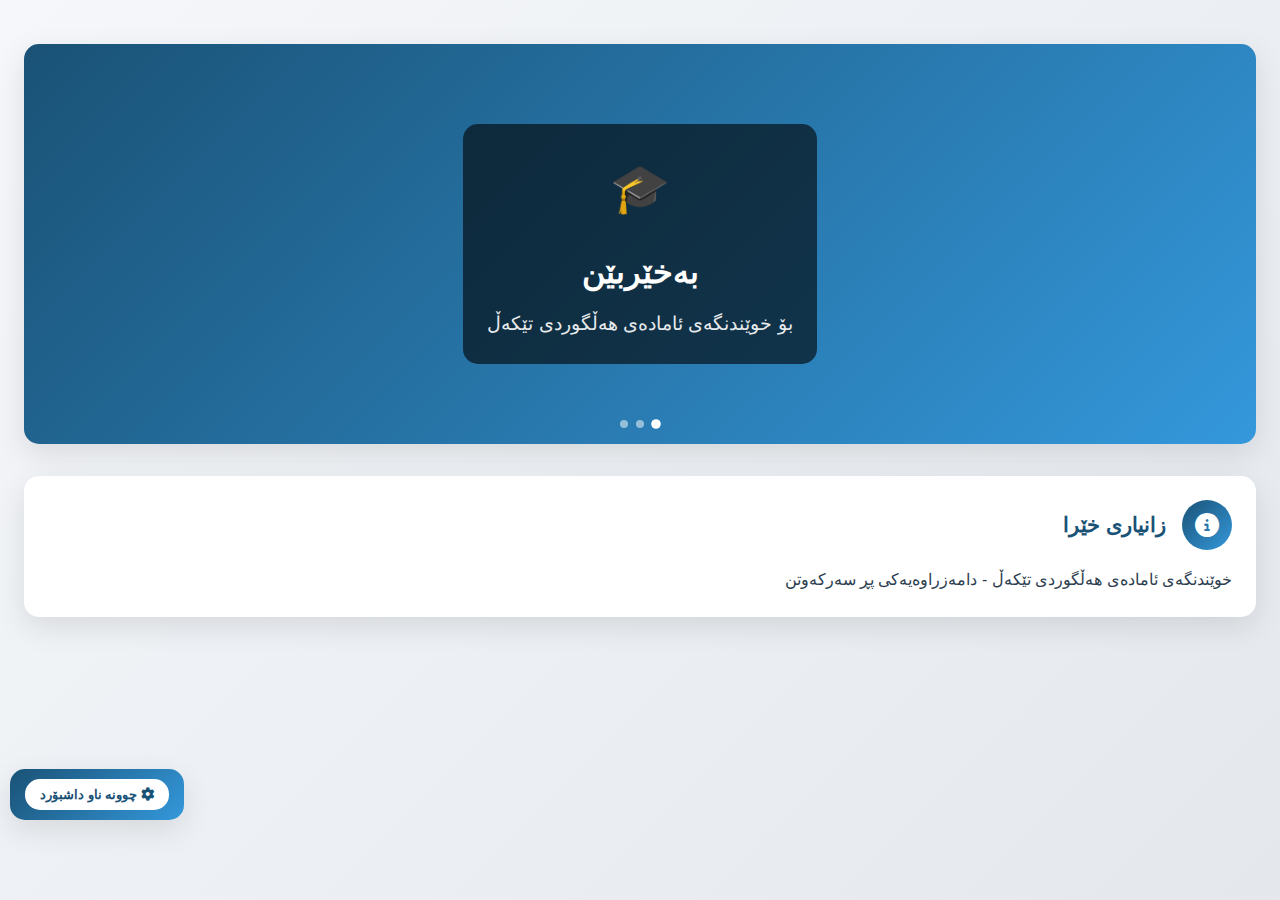
<file: index.html>
<!DOCTYPE html>
<html lang="ku" dir="rtl">
<head>
    <meta charset="UTF-8">
    <meta name="viewport" content="width=device-width, initial-scale=1.0">
    <title>خوێندنگەی ئامادەی هەڵگوردی تێکەڵ</title>
    <link rel="stylesheet" href="https://cdnjs.cloudflare.com/ajax/libs/font-awesome/6.4.0/css/all.min.css">
    <style>
        :root {
            --primary: #1a5276;
            --secondary: #3498db;
            --accent: #e74c3c;
            --gold: #f39c12;
            --light: #ecf0f1;
            --dark: #2c3e50;
            --gradient: linear-gradient(135deg, #1a5276 0%, #3498db 100%);
            --shadow: 0 10px 30px rgba(0,0,0,0.1);
            --radius: 15px;
        }

        * {
            margin: 0;
            padding: 0;
            box-sizing: border-box;
        }

        body {
            font-family: 'Segoe UI', Tahoma, Geneva, Verdana, sans-serif;
            line-height: 1.7;
            color: var(--dark);
            background: linear-gradient(135deg, #f5f7fa 0%, #e4e8ed 100%);
            min-height: 100vh;
            overflow-x: hidden;
        }

        /* Mobile Header */
        .mobile-header {
            background: var(--gradient);
            color: white;
            padding: 1rem;
            position: fixed;
            top: 0;
            width: 100%;
            z-index: 1000;
            box-shadow: 0 2px 20px rgba(0,0,0,0.2);
        }

        .header-content {
            display: flex;
            justify-content: space-between;
            align-items: center;
        }

        .logo {
            display: flex;
            align-items: center;
            gap: 0.8rem;
        }

        .logo-img {
            height: 50px;
            width: 50px;
            background: white;
            border-radius: 50%;
            display: flex;
            align-items: center;
            justify-content: center;
            font-size: 1.5rem;
            color: var(--primary);
            font-weight: bold;
            box-shadow: 0 4px 15px rgba(0,0,0,0.2);
        }

        .logo-text {
            font-size: 1.2rem;
            font-weight: 800;
            color: white;
        }

        .menu-toggle {
            background: none;
            border: none;
            color: white;
            font-size: 1.5rem;
            cursor: pointer;
        }

        /* Mobile Navigation */
        .mobile-nav {
            position: fixed;
            top: 0;
            right: -100%;
            width: 80%;
            height: 100vh;
            background: white;
            z-index: 1001;
            transition: right 0.3s ease;
            box-shadow: -5px 0 25px rgba(0,0,0,0.1);
            padding: 2rem 1rem;
        }

        .mobile-nav.active {
            right: 0;
        }

        .nav-header {
            display: flex;
            justify-content: space-between;
            align-items: center;
            margin-bottom: 2rem;
            padding-bottom: 1rem;
            border-bottom: 2px solid var(--light);
        }

        .close-menu {
            background: none;
            border: none;
            font-size: 1.5rem;
            color: var(--dark);
            cursor: pointer;
        }

        .nav-items {
            display: flex;
            flex-direction: column;
            gap: 0.5rem;
        }

        .nav-item {
            padding: 1rem;
            background: var(--light);
            border-radius: var(--radius);
            text-decoration: none;
            color: var(--dark);
            font-weight: 600;
            transition: all 0.3s ease;
            display: flex;
            align-items: center;
            gap: 0.8rem;
        }

        .nav-item.active {
            background: var(--gradient);
            color: white;
        }

        .nav-item:hover {
            transform: translateX(-5px);
            background: var(--gradient);
            color: white;
        }

        /* Main Content */
        .main-content {
            padding-top: 80px;
            min-height: 100vh;
            padding-bottom: 70px;
        }

        .section {
            display: none;
            padding: 1.5rem;
        }

        .section.active {
            display: block;
            animation: slideUp 0.5s ease-out;
        }

        @keyframes slideUp {
            from {
                opacity: 0;
                transform: translateY(30px);
            }
            to {
                opacity: 1;
                transform: translateY(0);
            }
        }

        /* Hero Slider */
        .hero-slider {
            position: relative;
            height: 300px;
            border-radius: var(--radius);
            overflow: hidden;
            margin-bottom: 2rem;
            box-shadow: var(--shadow);
        }

        .slides {
            display: flex;
            width: 300%;
            height: 100%;
            transition: transform 0.5s ease;
        }

        .slide {
            width: 33.333%;
            height: 100%;
            background: var(--gradient);
            display: flex;
            flex-direction: column;
            justify-content: center;
            align-items: center;
            text-align: center;
            padding: 2rem;
            color: white;
            position: relative;
        }

        .slide-image {
            position: absolute;
            top: 0;
            left: 0;
            width: 100%;
            height: 100%;
            object-fit: cover;
            z-index: 1;
        }

        .slide-content {
            position: relative;
            z-index: 2;
            background: rgba(0,0,0,0.6);
            padding: 1.5rem;
            border-radius: var(--radius);
        }

        .slide-icon {
            font-size: 3rem;
            margin-bottom: 1rem;
        }

        .slide-title {
            font-size: 1.5rem;
            font-weight: 800;
            margin-bottom: 0.5rem;
        }

        .slide-text {
            font-size: 1rem;
            opacity: 0.9;
        }

        .slider-dots {
            position: absolute;
            bottom: 1rem;
            left: 50%;
            transform: translateX(-50%);
            display: flex;
            gap: 0.5rem;
            z-index: 3;
        }

        .dot {
            width: 8px;
            height: 8px;
            border-radius: 50%;
            background: rgba(255,255,255,0.5);
            cursor: pointer;
            transition: all 0.3s ease;
        }

        .dot.active {
            background: white;
            transform: scale(1.2);
        }

        /* Cards */
        .card {
            background: white;
            border-radius: var(--radius);
            padding: 1.5rem;
            margin-bottom: 1rem;
            box-shadow: var(--shadow);
            transition: all 0.3s ease;
        }

        .card:hover {
            transform: translateY(-5px);
            box-shadow: 0 15px 35px rgba(0,0,0,0.15);
        }

        .card-header {
            display: flex;
            align-items: center;
            gap: 1rem;
            margin-bottom: 1rem;
        }

        .card-icon {
            width: 50px;
            height: 50px;
            background: var(--gradient);
            border-radius: 50%;
            display: flex;
            align-items: center;
            justify-content: center;
            color: white;
            font-size: 1.5rem;
        }

        .card-title {
            font-size: 1.3rem;
            color: var(--primary);
            font-weight: 800;
        }

        /* Staff Grid */
        .staff-grid {
            display: grid;
            grid-template-columns: repeat(auto-fit, minmax(150px, 1fr));
            gap: 1rem;
            margin-top: 1rem;
        }

        .staff-card {
            background: white;
            border-radius: var(--radius);
            padding: 1rem;
            text-align: center;
            box-shadow: var(--shadow);
            transition: all 0.3s ease;
        }

        .staff-card:hover {
            transform: translateY(-5px);
        }

        .staff-avatar {
            width: 80px;
            height: 80px;
            border-radius: 50%;
            background: var(--gradient);
            margin: 0 auto 1rem;
            display: flex;
            align-items: center;
            justify-content: center;
            color: white;
            font-size: 2rem;
            font-weight: bold;
            overflow: hidden;
        }

        .staff-avatar img {
            width: 100%;
            height: 100%;
            object-fit: cover;
        }

        .staff-name {
            font-size: 1rem;
            color: var(--primary);
            font-weight: 800;
            margin-bottom: 0.3rem;
        }

        .staff-role {
            font-size: 0.8rem;
            color: var(--secondary);
            font-weight: 600;
        }

        /* News Items */
        .news-list {
            display: flex;
            flex-direction: column;
            gap: 1rem;
        }

        .news-item {
            background: white;
            border-radius: var(--radius);
            overflow: hidden;
            box-shadow: var(--shadow);
        }

        .news-image {
            height: 120px;
            background: var(--gradient);
            position: relative;
            overflow: hidden;
        }

        .news-image img {
            width: 100%;
            height: 100%;
            object-fit: cover;
        }

        .news-content {
            padding: 1rem;
        }

        .news-title {
            font-size: 1rem;
            color: var(--primary);
            font-weight: 800;
            margin-bottom: 0.5rem;
            line-height: 1.3;
        }

        .news-date {
            color: #888;
            font-size: 0.8rem;
        }

        /* Admin Login */
        .admin-login {
            position: fixed;
            bottom: 80px;
            left: 10px;
            background: var(--gradient);
            color: white;
            padding: 10px 15px;
            border-radius: var(--radius);
            z-index: 1000;
            box-shadow: var(--shadow);
        }

        .admin-login-btn {
            background: white;
            color: var(--primary);
            border: none;
            padding: 8px 15px;
            border-radius: var(--radius);
            cursor: pointer;
            font-weight: 600;
            transition: all 0.3s ease;
        }

        .admin-login-btn:hover {
            transform: translateY(-2px);
            box-shadow: 0 5px 15px rgba(0,0,0,0.2);
        }

        /* Bottom Navigation */
        .bottom-nav {
            position: fixed;
            bottom: 0;
            left: 0;
            width: 100%;
            background: white;
            display: flex;
            justify-content: space-around;
            padding: 0.8rem 0;
            box-shadow: 0 -2px 20px rgba(0,0,0,0.1);
            z-index: 999;
        }

        .nav-tab {
            display: flex;
            flex-direction: column;
            align-items: center;
            text-decoration: none;
            color: #888;
            transition: all 0.3s ease;
            flex: 1;
        }

        .nav-tab.active {
            color: var(--primary);
        }

        .nav-icon {
            font-size: 1.3rem;
            margin-bottom: 0.3rem;
        }

        .nav-label {
            font-size: 0.7rem;
            font-weight: 600;
        }

        /* Responsive */
        @media (min-width: 768px) {
            .mobile-header {
                display: none;
            }
            
            .bottom-nav {
                display: none;
            }
            
            .main-content {
                padding-top: 20px;
                padding-bottom: 20px;
            }
            
            .hero-slider {
                height: 400px;
            }
            
            .slide-title {
                font-size: 2rem;
            }
            
            .slide-text {
                font-size: 1.2rem;
            }
        }
    </style>
</head>
<body>
    <!-- Admin Login -->
    <div class="admin-login">
        <button class="admin-login-btn" onclick="goToLogin()">
            <i class="fas fa-cog"></i> چوونە ناو داشبۆرد
        </button>
    </div>

    <!-- Mobile Header -->
    <header class="mobile-header">
        <div class="header-content">
            <div class="logo">
                <div class="logo-img">🏫</div>
                <div class="logo-text">خوێندنگەی ئامادەی هەڵگوردی تێکەڵ</div>
            </div>
            <button class="menu-toggle" id="menuToggle">
                <i class="fas fa-bars"></i>
            </button>
        </div>
    </header>

    <!-- Mobile Navigation -->
    <nav class="mobile-nav" id="mobileNav">
        <div class="nav-header">
            <h3>ناوەڕۆک</h3>
            <button class="close-menu" id="closeMenu">
                <i class="fas fa-times"></i>
            </button>
        </div>
        <div class="nav-items">
            <a href="#home" class="nav-item active" data-section="home">
                <i class="fas fa-home"></i>
                سەرەتا
            </a>
            <a href="#about" class="nav-item" data-section="about">
                <i class="fas fa-info-circle"></i>
                دەربارە
            </a>
            <a href="#staff" class="nav-item" data-section="staff">
                <i class="fas fa-users"></i>
                ستاف
            </a>
            <a href="#news" class="nav-item" data-section="news">
                <i class="fas fa-newspaper"></i>
                هەواڵ
            </a>
        </div>
    </nav>

    <!-- Main Content -->
    <main class="main-content">
        <!-- Home Section -->
        <section id="home" class="section active">
            <!-- Hero Slider -->
            <div class="hero-slider">
                <div class="slides" id="slides">
                    <div class="slide">
                        <div class="slide-image" id="slide1Image"></div>
                        <div class="slide-content">
                            <div class="slide-icon">🎓</div>
                            <h2 class="slide-title">بەخێربێن</h2>
                            <p class="slide-text">بۆ خوێندنگەی ئامادەی هەڵگوردی تێکەڵ</p>
                        </div>
                    </div>
                    <div class="slide">
                        <div class="slide-image" id="slide2Image"></div>
                        <div class="slide-content">
                            <div class="slide-icon">⭐</div>
                            <h2 class="slide-title">خوێندنی کوالیتی</h2>
                            <p class="slide-text">باشترین خوێندن بە شێوازێکی مۆدێرن</p>
                        </div>
                    </div>
                    <div class="slide">
                        <div class="slide-image" id="slide3Image"></div>
                        <div class="slide-content">
                            <div class="slide-icon">🚀</div>
                            <h2 class="slide-title">سەرکەوتن</h2>
                            <p class="slide-text">ئامادەکردنی خوێندکار بۆ ئایندە</p>
                        </div>
                    </div>
                </div>
                <div class="slider-dots">
                    <div class="dot active" data-slide="0"></div>
                    <div class="dot" data-slide="1"></div>
                    <div class="dot" data-slide="2"></div>
                </div>
            </div>

            <!-- Quick Info -->
            <div class="card">
                <div class="card-header">
                    <div class="card-icon">
                        <i class="fas fa-info-circle"></i>
                    </div>
                    <h3 class="card-title">زانیاری خێرا</h3>
                </div>
                <p>خوێندنگەی ئامادەی هەڵگوردی تێکەڵ - دامەزراوەیەکی پڕ سەرکەوتن</p>
            </div>
        </section>

        <!-- About Section -->
        <section id="about" class="section">
            <div class="card">
                <div class="card-header">
                    <div class="card-icon">
                        <i class="fas fa-info-circle"></i>
                    </div>
                    <h3 class="card-title">دەربارەی ئێمە</h3>
                </div>
                <p style="line-height: 1.8; margin-bottom: 1rem;">
                    خوێندنگەی ئامادەی هەڵگوردی تێکەڵ لە ساڵی ٢٠١٤ەوە دامەزراوە وەکو ناوەندێکی زانستی و ئەکادیمی حکومی کاردەکات.
                </p>
                <p style="line-height: 1.8;">
                    ئێمە ئەرکی پێگەیاندنی تاکێکی هۆشیارو بەرپرسیارە لەروی بەها و ڕەوشتی و کۆمەڵایەتیەکان.
                </p>
            </div>
        </section>

        <!-- Staff Section -->
        <section id="staff" class="section">
            <div class="card">
                <div class="card-header">
                    <div class="card-icon">
                        <i class="fas fa-users"></i>
                    </div>
                    <h3 class="card-title">ستافی پڕۆفێشنال</h3>
                </div>
                <div class="staff-grid" id="staffGrid">
                    <!-- Staff members will be loaded from localStorage -->
                </div>
            </div>
        </section>

        <!-- News Section -->
        <section id="news" class="section">
            <div class="card">
                <div class="card-header">
                    <div class="card-icon">
                        <i class="fas fa-newspaper"></i>
                    </div>
                    <h3 class="card-title">هەواڵ و ڕووداوەکان</h3>
                </div>
                <div class="news-list" id="newsList">
                    <!-- News items will be loaded from localStorage -->
                </div>
            </div>
        </section>
    </main>

    <!-- Bottom Navigation -->
    <nav class="bottom-nav">
        <a href="#home" class="nav-tab active" data-section="home">
            <i class="fas fa-home nav-icon"></i>
            <span class="nav-label">سەرەتا</span>
        </a>
        <a href="#about" class="nav-tab" data-section="about">
            <i class="fas fa-info-circle nav-icon"></i>
            <span class="nav-label">دەربارە</span>
        </a>
        <a href="#staff" class="nav-tab" data-section="staff">
            <i class="fas fa-users nav-icon"></i>
            <span class="nav-label">ستاف</span>
        </a>
        <a href="#news" class="nav-tab" data-section="news">
            <i class="fas fa-newspaper nav-icon"></i>
            <span class="nav-label">هەواڵ</span>
        </a>
    </nav>

    <script>
        function goToLogin() {
            window.location.href = 'login.html';
        }

        // Mobile Menu
        const menuToggle = document.getElementById('menuToggle');
        const mobileNav = document.getElementById('mobileNav');
        const closeMenu = document.getElementById('closeMenu');

        menuToggle.addEventListener('click', () => {
            mobileNav.classList.add('active');
        });

        closeMenu.addEventListener('click', () => {
            mobileNav.classList.remove('active');
        });

        // Navigation
        const navItems = document.querySelectorAll('.nav-item, .nav-tab, .bottom-nav .nav-tab');
        const sections = document.querySelectorAll('.section');

        function showSection(sectionId) {
            sections.forEach(section => {
                section.classList.remove('active');
            });
            
            navItems.forEach(item => {
                item.classList.remove('active');
            });
            
            const targetSection = document.getElementById(sectionId);
            if (targetSection) {
                targetSection.classList.add('active');
            }
            
            const activeItems = document.querySelectorAll(`[data-section="${sectionId}"]`);
            activeItems.forEach(item => {
                item.classList.add('active');
            });
            
            // Close mobile menu
            mobileNav.classList.remove('active');
        }

        navItems.forEach(item => {
            item.addEventListener('click', function(e) {
                e.preventDefault();
                const sectionId = this.getAttribute('data-section');
                showSection(sectionId);
            });
        });

        // Hero Slider
        let currentSlide = 0;
        const slides = document.getElementById('slides');
        const dots = document.querySelectorAll('.dot');
        const totalSlides = 3;

        function showSlide(index) {
            slides.style.transform = `translateX(-${index * 33.333}%)`;
            
            dots.forEach(dot => dot.classList.remove('active'));
            dots[index].classList.add('active');
            
            currentSlide = index;
        }

        dots.forEach((dot, index) => {
            dot.addEventListener('click', () => {
                showSlide(index);
            });
        });

        // Auto slide
        setInterval(() => {
            currentSlide = (currentSlide + 1) % totalSlides;
            showSlide(currentSlide);
        }, 5000);

        // Load data from localStorage
        function loadData() {
            // Load slider images
            for (let i = 1; i <= 3; i++) {
                const savedImage = localStorage.getItem(`slide${i}Image`);
                if (savedImage) {
                    const slideImage = document.getElementById(`slide${i}Image`);
                    const img = document.createElement('img');
                    img.src = savedImage;
                    img.style.width = '100%';
                    img.style.height = '100%';
                    img.style.objectFit = 'cover';
                    slideImage.appendChild(img);
                }
            }

            // Load staff
            const savedStaff = localStorage.getItem('staffMembers');
            if (savedStaff) {
                const staffGrid = document.getElementById('staffGrid');
                staffGrid.innerHTML = JSON.parse(savedStaff);
            } else {
                // Default staff
                staffGrid.innerHTML = `
                    <div class="staff-card">
                        <div class="staff-avatar">م</div>
                        <div class="staff-name">مەریوان مەغدێد</div>
                        <div class="staff-role">بەڕێوەبەر</div>
                    </div>
                    <div class="staff-card">
                        <div class="staff-avatar">ع</div>
                        <div class="staff-name">عەبدوڵڵا</div>
                        <div class="staff-role">یاریدەدار</div>
                    </div>
                     </div>
                    <div class="staff-card">
                        <div class="staff-avatar">H</div>
                        <div class="staff-name">Havrest Adam</div>
                        <div class="staff-role">Making The web</div>
                    </div>
                `;
            }

            // Load news
            const savedNews = localStorage.getItem('newsItems');
            if (savedNews) {
                const newsList = document.getElementById('newsList');
                newsList.innerHTML = JSON.parse(savedNews);
            } else {
                // Default news
                newsList.innerHTML = `
                    <div class="news-item">
                        <div class="news-image"></div>
                        <div class="news-content">
                            <h4 class="news-title">کۆنفرانسی زانستی ساڵانە</h4>
                            <div class="news-date">٢٠٢٤-٠١-١٥</div>
                        </div>
                    </div>
                `;
            }
        }

        // Initialize
        window.addEventListener('load', loadData);
    </script>
</body>
</html>
</file>
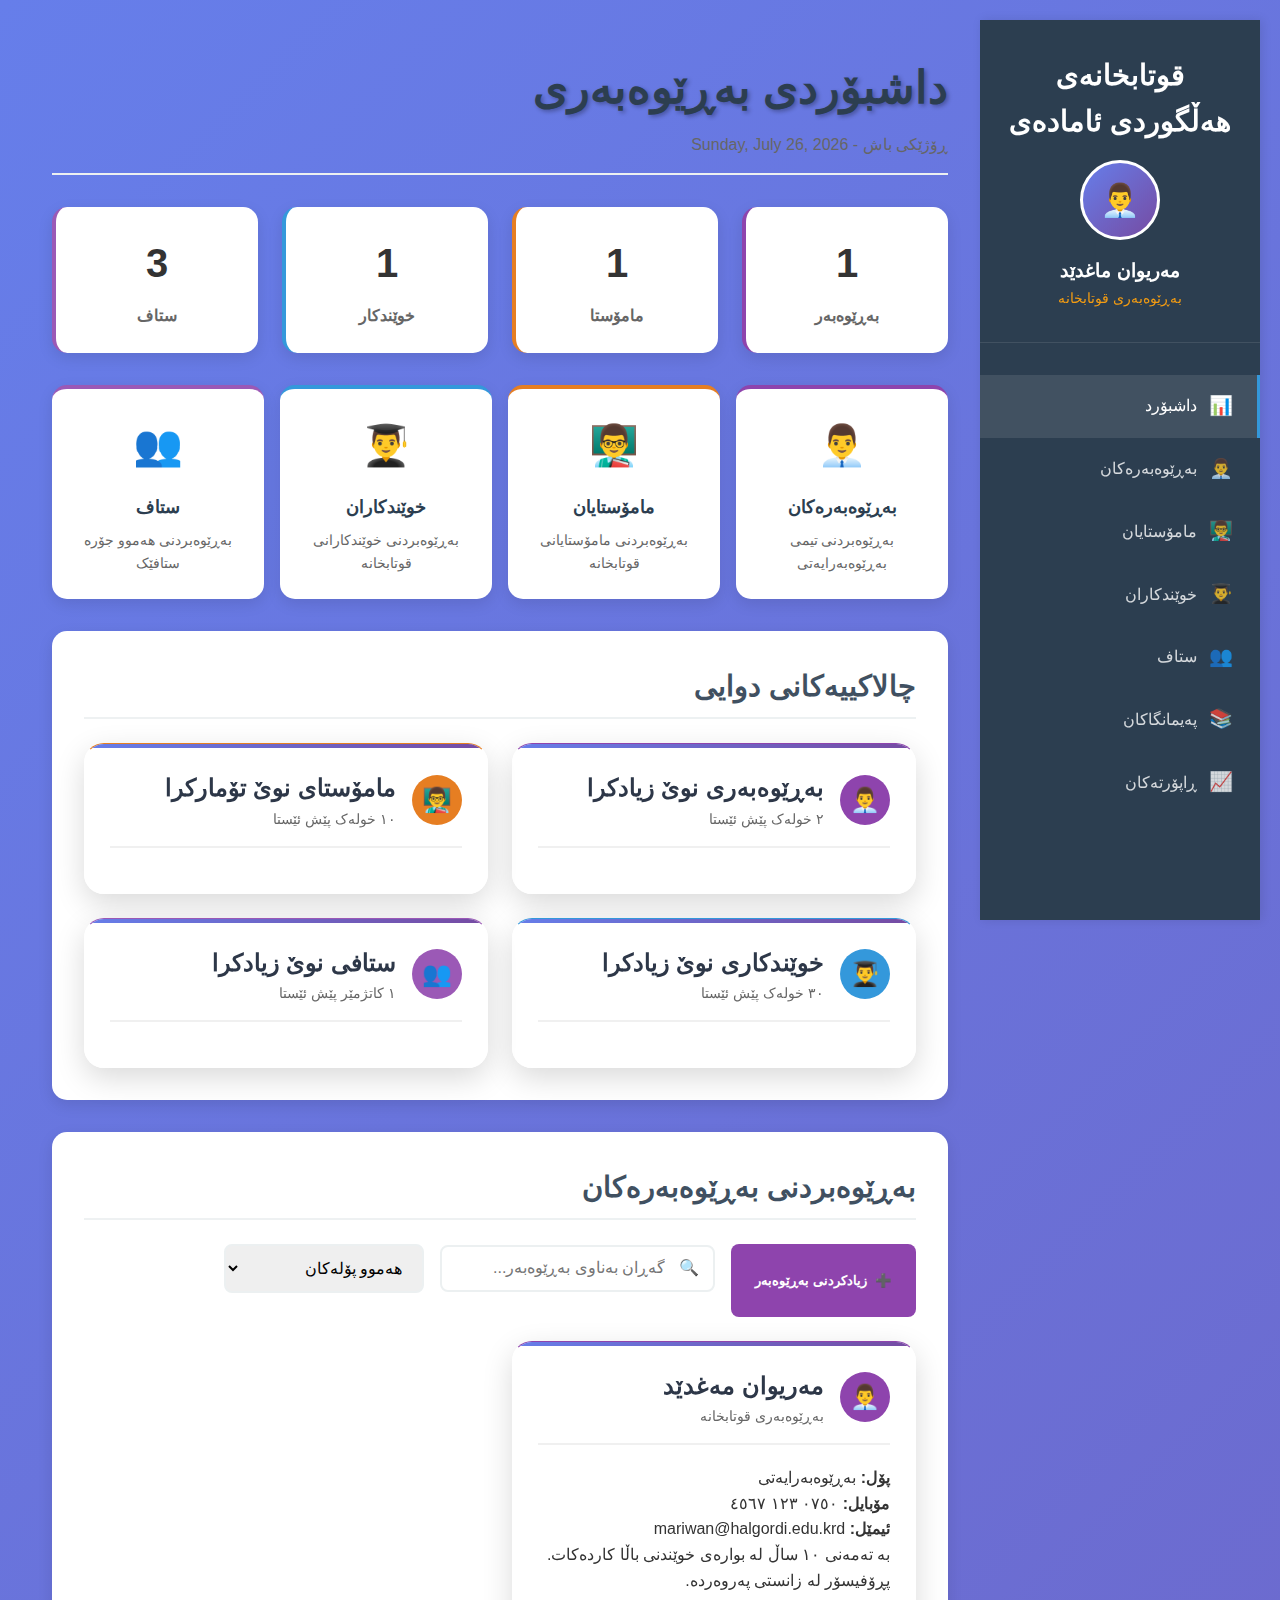
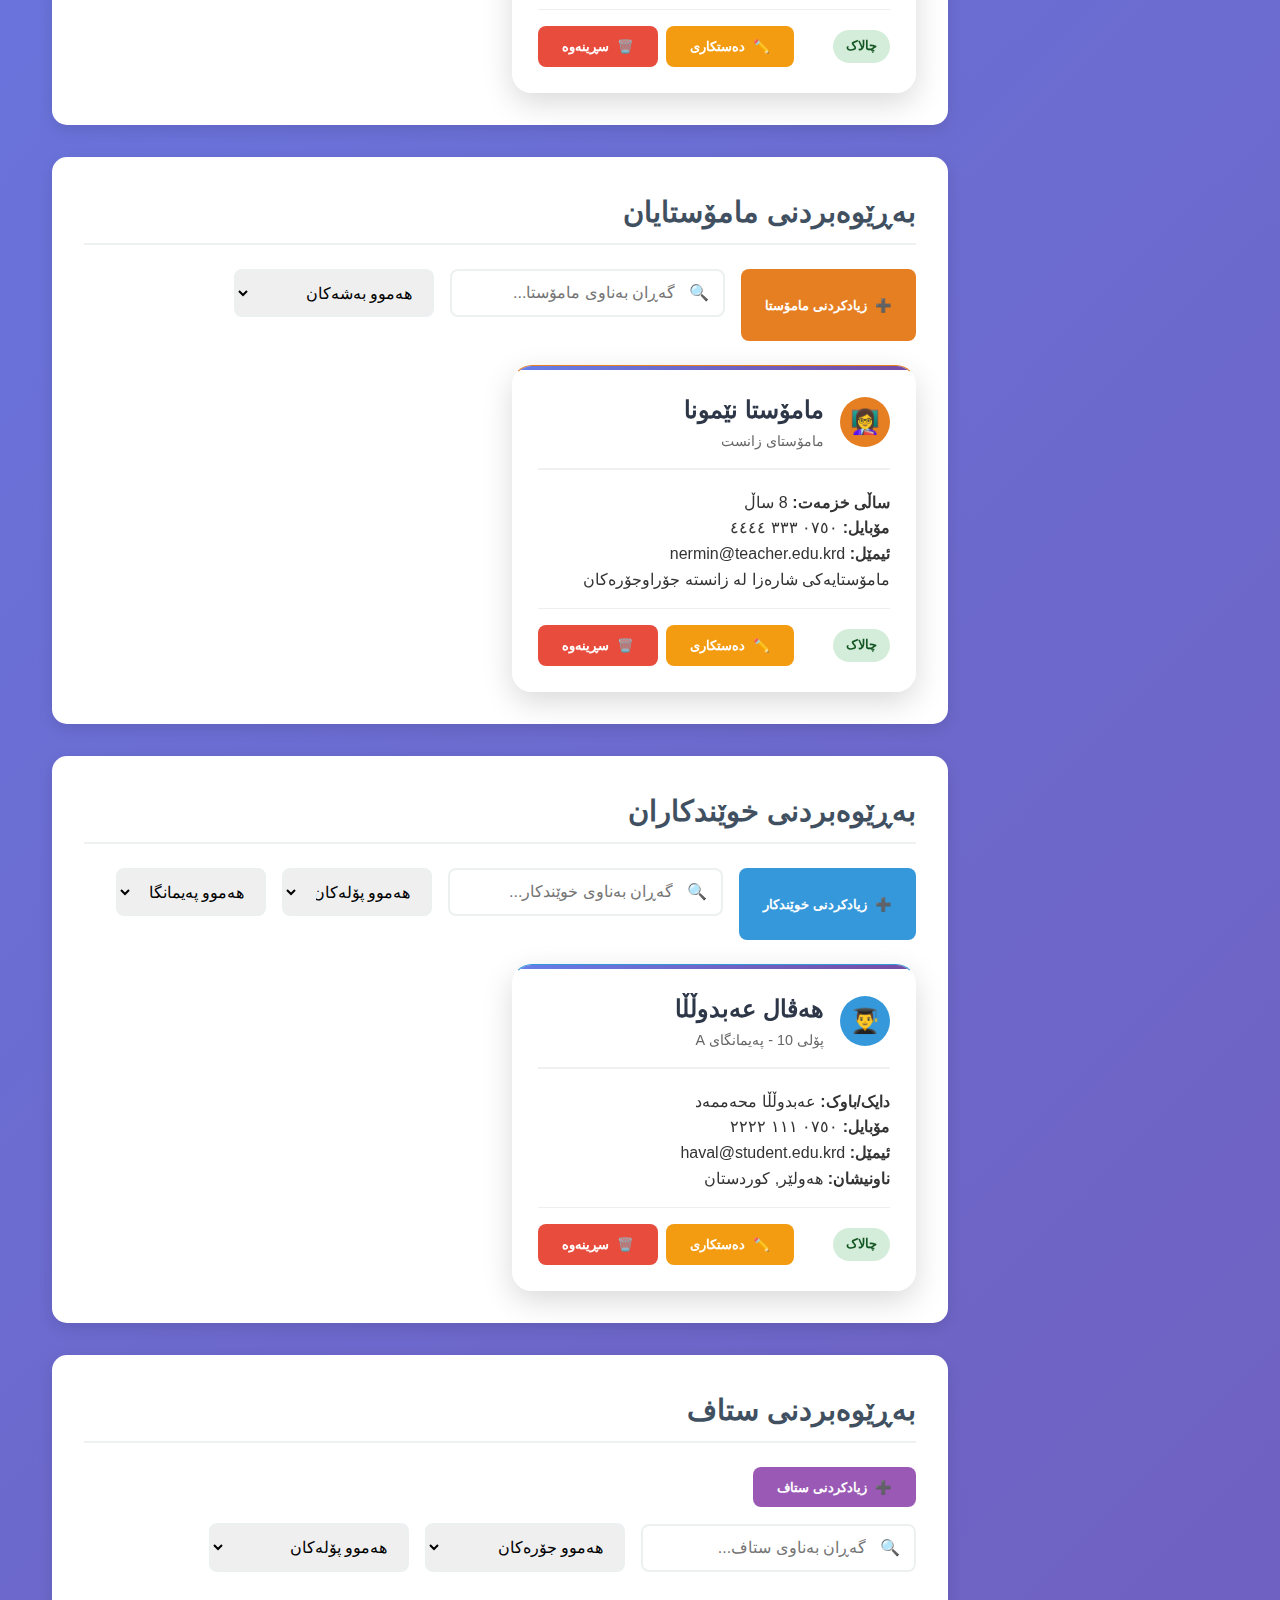
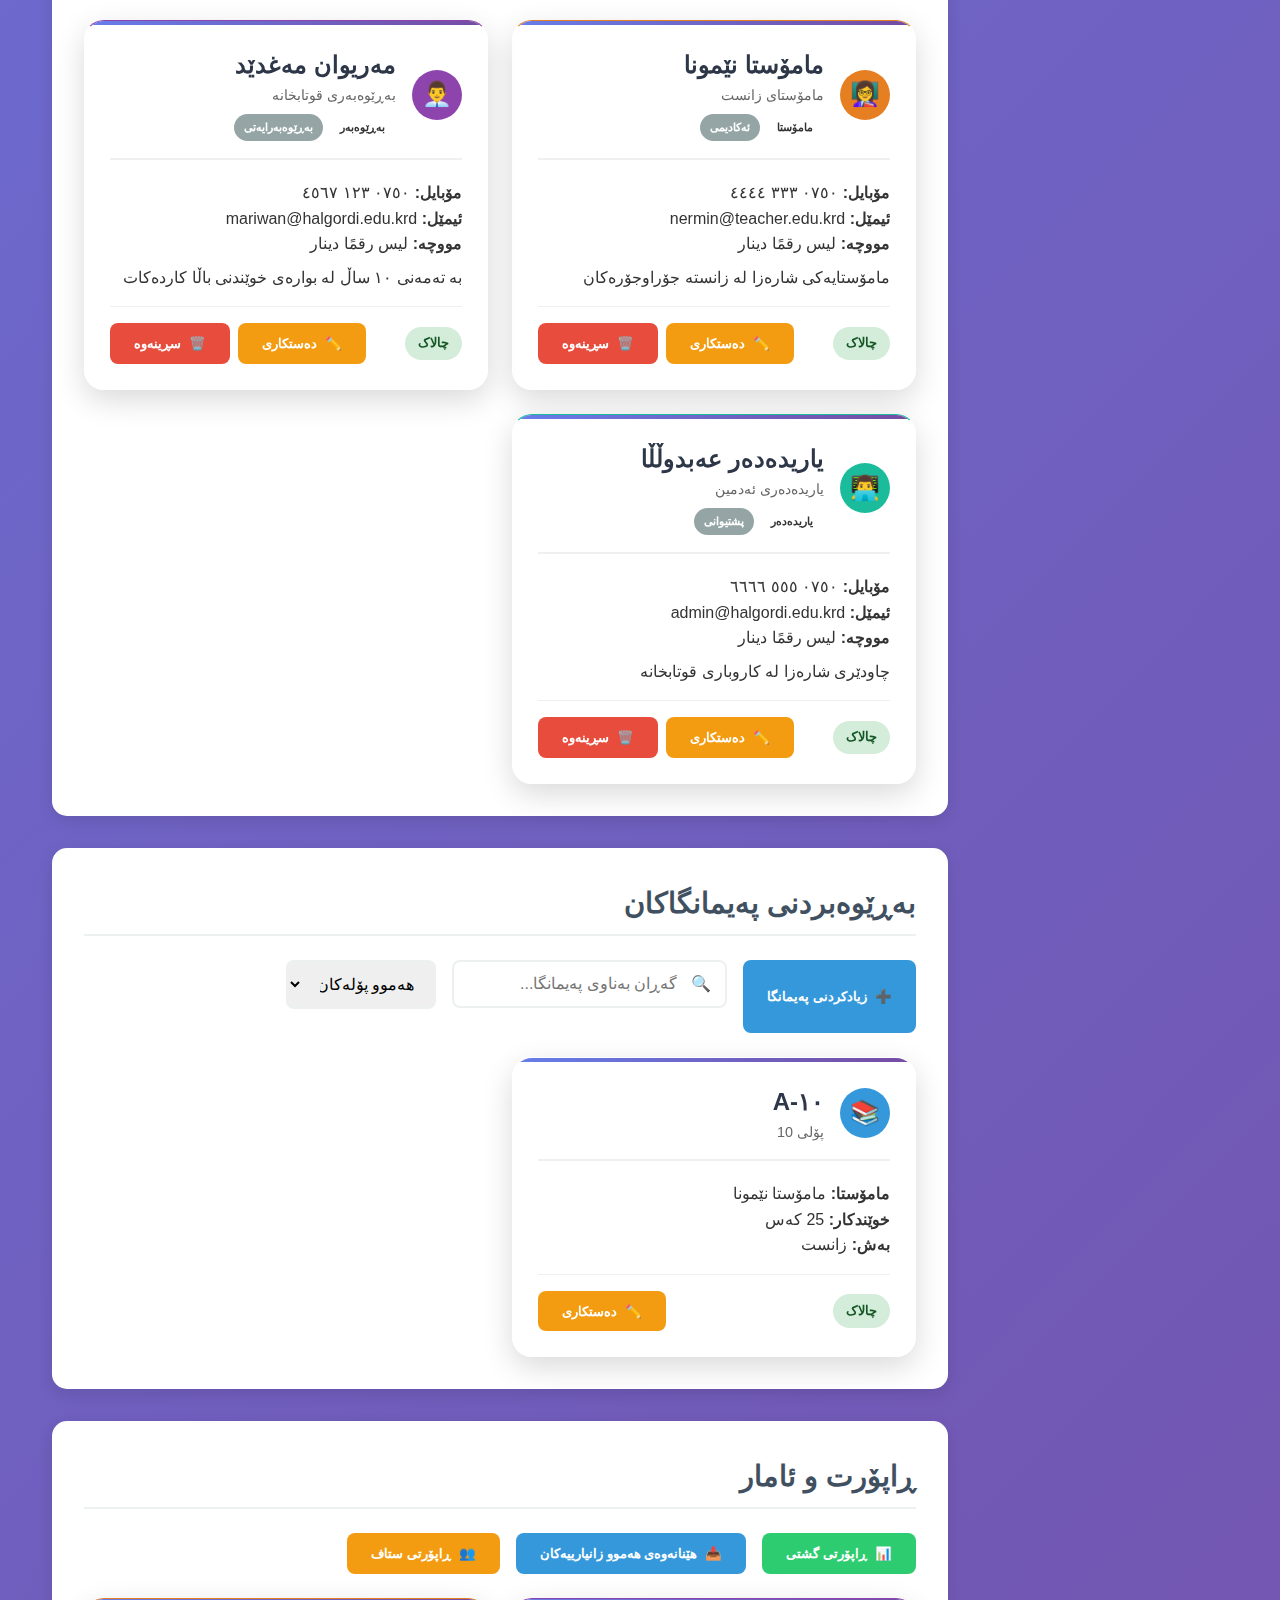
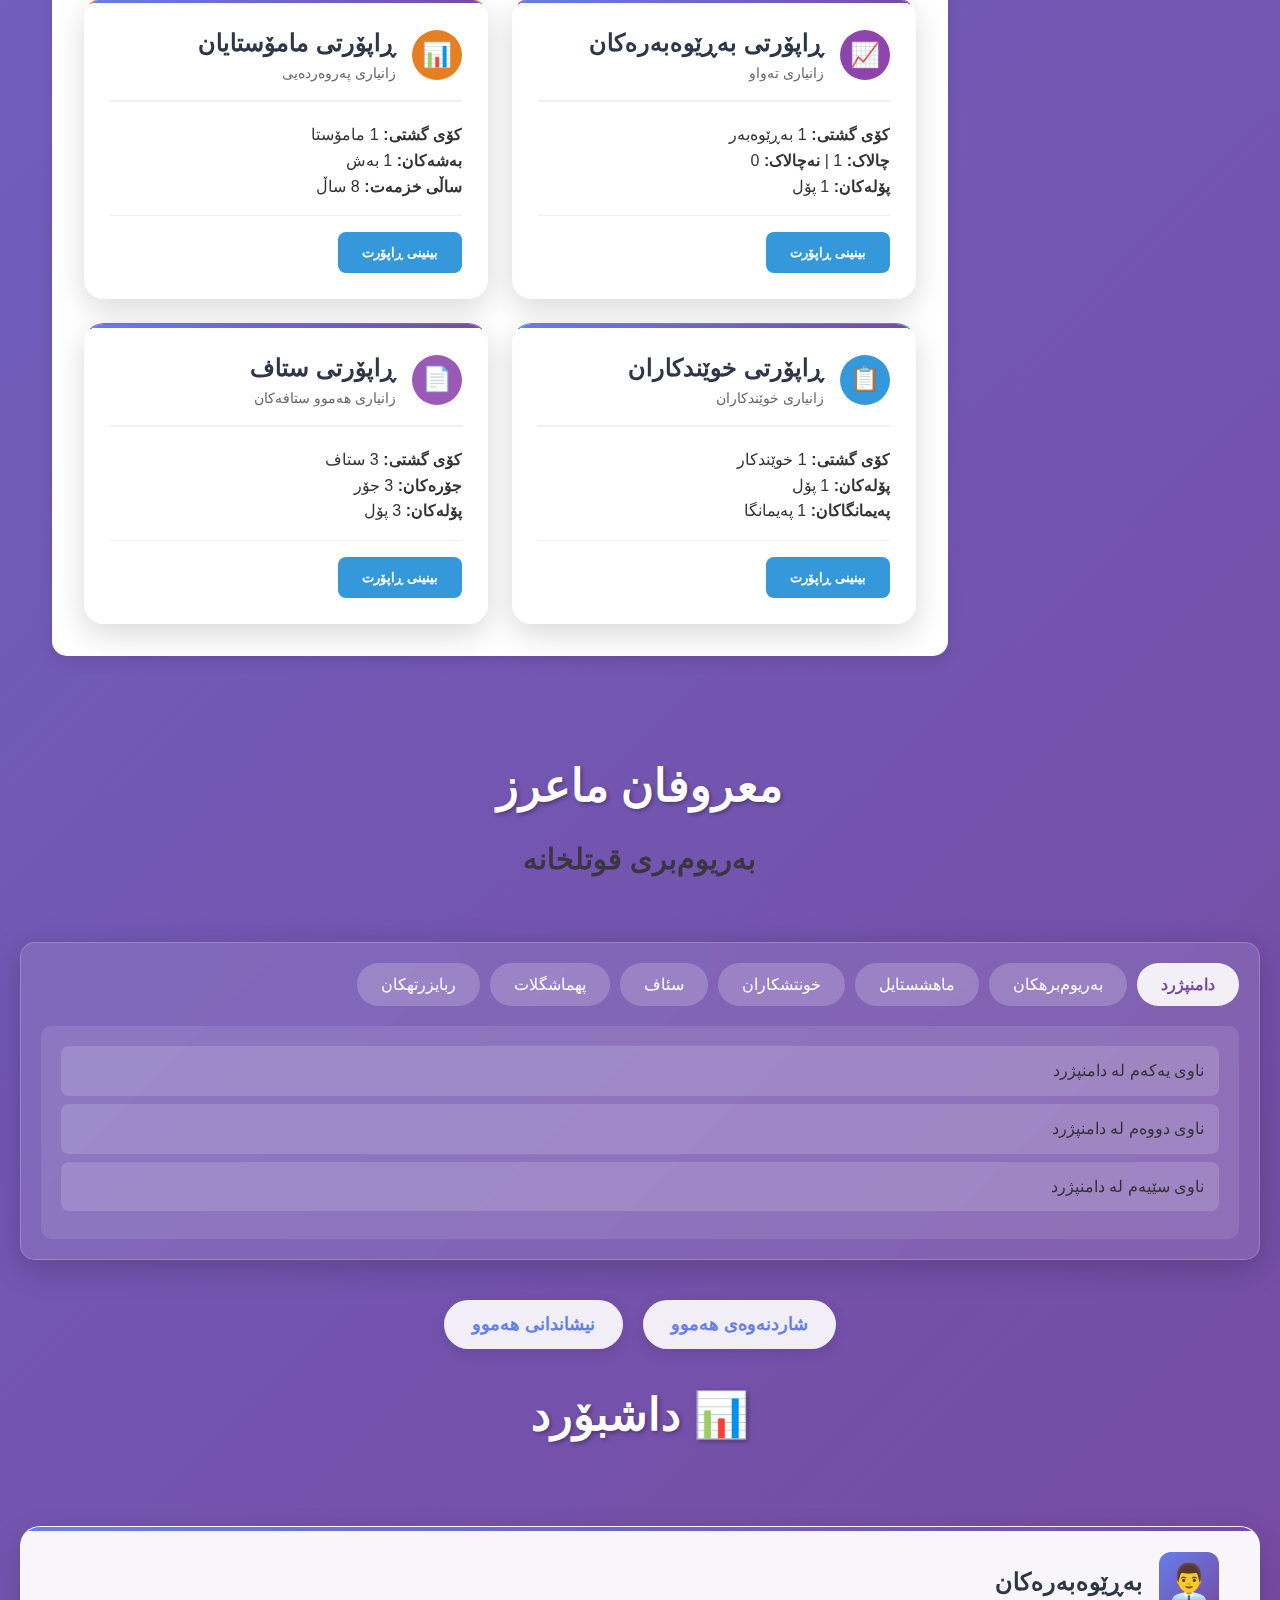
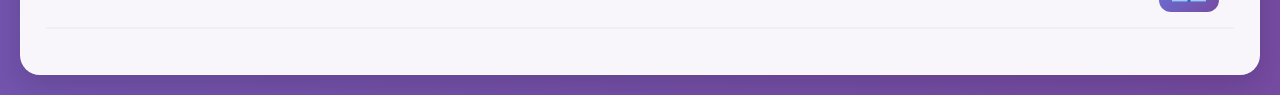
<file: Admin.html>
<!DOCTYPE html>
<html lang="ku" dir="rtl">
<head>
<meta charset="UTF-8">
<meta name="viewport" content="width=device-width, initial-scale=1.0">
<title>پانێڵی بەڕێوەبەری - خوێندنگەی  ئامادەی  هەڵگوردی  تێکەڵ</title>
<style>
:root {
  --primary: #2c3e50;
  --secondary: #3498db;
  --accent: #e74c3c;
  --gold: #f39c12;
  --light: #ecf0f1;
  --dark: #2c3e50;
  --gradient: linear-gradient(135deg, #667eea 0%, #764ba2 100%);
  --success: #2ecc71;
  --warning: #f39c12;
  --danger: #e74c3c;
  --admin: #8e44ad;
  --student: #3498db;
  --teacher: #e67e22;
  --staff: #9b59b6;
  --assistant: #1abc9c;
  --worker: #e74c3c;
}

* {
  margin: 0;
  padding: 0;
  box-sizing: border-box;
}

body {
  font-family: 'Segoe UI', Tahoma, Geneva, Verdana, sans-serif;
  line-height: 1.6;
  color: var(--dark);
  background: #f8f9fa;
  min-height: 100vh;
}

.admin-container {
  display: flex;
  min-height: 100vh;
}

/* Sidebar */
.sidebar {
  width: 280px;
  background: var(--primary);
  color: white;
  padding: 2rem 0;
  box-shadow: 2px 0 10px rgba(0,0,0,0.1);
  position: fixed;
  height: 100vh;
  overflow-y: auto;
}

.school-info {
  text-align: center;
  padding: 0 1.5rem 2rem;
  border-bottom: 1px solid rgba(255,255,255,0.1);
}

.school-logo {
  font-size: 1.8rem;
  font-weight: 800;
  margin-bottom: 1rem;
  color: white;
}

.admin-avatar {
  width: 80px;
  height: 80px;
  border-radius: 50%;
  margin: 0 auto 1rem;
  background: var(--gradient);
  display: flex;
  align-items: center;
  justify-content: center;
  font-size: 2rem;
  border: 3px solid white;
}

.admin-name {
  font-size: 1.2rem;
  font-weight: 600;
}

.admin-role {
  color: var(--gold);
  font-size: 0.9rem;
}

.sidebar-nav {
  padding: 2rem 0;
}

.nav-item {
  padding: 1rem 1.5rem;
  color: rgba(255,255,255,0.8);
  text-decoration: none;
  display: flex;
  align-items: center;
  gap: 1rem;
  transition: all 0.3s ease;
  border-right: 3px solid transparent;
  cursor: pointer;
}

.nav-item:hover, .nav-item.active {
  background: rgba(255,255,255,0.1);
  color: white;
  border-right-color: var(--secondary);
}

.nav-icon {
  font-size: 1.2rem;
  width: 20px;
}

/* Main Content */
.main-content {
  flex: 1;
  padding: 2rem;
  margin-right: 280px;
  overflow-y: auto;
}

.header {
  display: flex;
  justify-content: space-between;
  align-items: center;
  margin-bottom: 2rem;
  padding-bottom: 1rem;
  border-bottom: 2px solid var(--light);
}

.welcome-text h1 {
  color: var(--primary);
  margin-bottom: 0.5rem;
}

.welcome-text p {
  color: #666;
}

/* Stats Grid */
.stats-grid {
  display: grid;
  grid-template-columns: repeat(auto-fit, minmax(200px, 1fr));
  gap: 1.5rem;
  margin-bottom: 2rem;
}

.stat-card {
  background: white;
  padding: 1.5rem;
  border-radius: 15px;
  box-shadow: 0 5px 15px rgba(0,0,0,0.1);
  border-left: 4px solid var(--secondary);
  transition: transform 0.3s ease;
  text-align: center;
}

.stat-card:hover {
  transform: translateY(-5px);
}

.stat-card.admin { border-left-color: var(--admin); }
.stat-card.teacher { border-left-color: var(--teacher); }
.stat-card.student { border-left-color: var(--student); }
.stat-card.staff { border-left-color: var(--staff); }
.stat-card.assistant { border-left-color: var(--assistant); }
.stat-card.worker { border-left-color: var(--worker); }

.stat-number {
  font-size: 2.5rem;
  font-weight: 800;
  margin-bottom: 0.5rem;
}

.stat-label {
  color: #666;
  font-weight: 600;
}

/* Quick Actions */
.quick-actions {
  display: grid;
  grid-template-columns: repeat(auto-fit, minmax(200px, 1fr));
  gap: 1rem;
  margin-bottom: 2rem;
}

.quick-action-card {
  background: white;
  padding: 1.5rem;
  border-radius: 15px;
  text-align: center;
  box-shadow: 0 5px 15px rgba(0,0,0,0.1);
  transition: all 0.3s ease;
  cursor: pointer;
  border-top: 4px solid var(--secondary);
}

.quick-action-card:hover {
  transform: translateY(-5px);
  box-shadow: 0 10px 25px rgba(0,0,0,0.15);
}

.quick-action-card.admin { border-top-color: var(--admin); }
.quick-action-card.teacher { border-top-color: var(--teacher); }
.quick-action-card.student { border-top-color: var(--student); }
.quick-action-card.staff { border-top-color: var(--staff); }

.action-icon {
  font-size: 2.5rem;
  margin-bottom: 1rem;
}

.action-title {
  font-size: 1.1rem;
  font-weight: 600;
  color: var(--primary);
  margin-bottom: 0.5rem;
}

.action-description {
  color: #666;
  font-size: 0.9rem;
}

/* Management Sections */
.management-section {
  background: white;
  border-radius: 15px;
  padding: 2rem;
  box-shadow: 0 5px 15px rgba(0,0,0,0.1);
  margin-bottom: 2rem;
}

.section-title {
  font-size: 1.8rem;
  color: var(--primary);
  margin-bottom: 1.5rem;
  padding-bottom: 0.5rem;
  border-bottom: 2px solid var(--light);
}

.actions-bar {
  display: flex;
  gap: 1rem;
  margin-bottom: 1.5rem;
  flex-wrap: wrap;
}

.btn {
  padding: 0.8rem 1.5rem;
  border: none;
  border-radius: 8px;
  font-weight: 600;
  cursor: pointer;
  transition: all 0.3s ease;
  text-decoration: none;
  display: inline-flex;
  align-items: center;
  gap: 0.5rem;
}

.btn-primary {
  background: var(--secondary);
  color: white;
}

.btn-success {
  background: var(--success);
  color: white;
}

.btn-warning {
  background: var(--warning);
  color: white;
}

.btn-danger {
  background: var(--danger);
  color: white;
}

.btn-admin {
  background: var(--admin);
  color: white;
}

.btn-teacher {
  background: var(--teacher);
  color: white;
}

.btn-student {
  background: var(--student);
  color: white;
}

.btn-staff {
  background: var(--staff);
  color: white;
}

.btn-assistant {
  background: var(--assistant);
  color: white;
}

.btn-worker {
  background: var(--worker);
  color: white;
}

.btn:hover {
  transform: translateY(-2px);
  box-shadow: 0 5px 15px rgba(0,0,0,0.2);
}

/* Cards Grid */
.cards-grid {
  display: grid;
  grid-template-columns: repeat(auto-fill, minmax(300px, 1fr));
  gap: 1.5rem;
  margin-top: 1rem;
}

.card {
  background: white;
  border-radius: 15px;
  padding: 1.5rem;
  box-shadow: 0 5px 15px rgba(0,0,0,0.1);
  border-top: 4px solid var(--secondary);
  transition: all 0.3s ease;
  position: relative;
  overflow: hidden;
}

.card::before {
  content: '';
  position: absolute;
  top: 0;
  left: 0;
  right: 0;
  height: 4px;
  background: var(--gradient);
}

.card:hover {
  transform: translateY(-5px);
  box-shadow: 0 10px 25px rgba(0,0,0,0.15);
}

.card.admin { border-top-color: var(--admin); }
.card.teacher { border-top-color: var(--teacher); }
.card.student { border-top-color: var(--student); }
.card.staff { border-top-color: var(--staff); }
.card.assistant { border-top-color: var(--assistant); }
.card.worker { border-top-color: var(--worker); }

.card-header {
  display: flex;
  align-items: center;
  gap: 1rem;
  margin-bottom: 1rem;
}

.card-avatar {
  width: 50px;
  height: 50px;
  border-radius: 50%;
  display: flex;
  align-items: center;
  justify-content: center;
  font-size: 1.5rem;
  color: white;
}

.card-avatar.admin { background: var(--admin); }
.card-avatar.teacher { background: var(--teacher); }
.card-avatar.student { background: var(--student); }
.card-avatar.staff { background: var(--staff); }
.card-avatar.assistant { background: var(--assistant); }
.card-avatar.worker { background: var(--worker); }

.card-title {
  font-size: 1.2rem;
  font-weight: 700;
  color: var(--primary);
  margin: 0;
}

.card-subtitle {
  color: #666;
  font-size: 0.9rem;
}

.card-content {
  margin-bottom: 1rem;
}

.card-meta {
  display: flex;
  justify-content: space-between;
  align-items: center;
  margin-top: 1rem;
  padding-top: 1rem;
  border-top: 1px solid var(--light);
}

.card-actions {
  display: flex;
  gap: 0.5rem;
}

/* Forms */
.form-group {
  margin-bottom: 1.5rem;
}

.form-group label {
  display: block;
  margin-bottom: 0.5rem;
  font-weight: 600;
  color: var(--primary);
}

.form-control {
  width: 100%;
  padding: 0.8rem 1rem;
  border: 2px solid var(--light);
  border-radius: 8px;
  font-size: 1rem;
  transition: border-color 0.3s ease;
  font-family: inherit;
}

.form-control:focus {
  outline: none;
  border-color: var(--secondary);
}

.form-row {
  display: grid;
  grid-template-columns: 1fr 1fr;
  gap: 1rem;
}

.form-actions {
  display: flex;
  gap: 1rem;
  justify-content: flex-end;
  margin-top: 2rem;
  padding-top: 1rem;
  border-top: 2px solid var(--light);
}

/* Modal */
.modal {
  display: none;
  position: fixed;
  top: 0;
  left: 0;
  width: 100%;
  height: 100%;
  background: rgba(0,0,0,0.5);
  z-index: 1000;
  align-items: center;
  justify-content: center;
  padding: 1rem;
}

.modal-content {
  background: white;
  padding: 2rem;
  border-radius: 15px;
  width: 100%;
  max-width: 600px;
  max-height: 90vh;
  overflow-y: auto;
  box-shadow: 0 20px 40px rgba(0,0,0,0.3);
  animation: modalSlideIn 0.3s ease;
}

@keyframes modalSlideIn {
  from { opacity: 0; transform: scale(0.9); }
  to { opacity: 1; transform: scale(1); }
}

.modal-header {
  display: flex;
  justify-content: space-between;
  align-items: center;
  margin-bottom: 1.5rem;
  padding-bottom: 1rem;
  border-bottom: 2px solid var(--light);
}

.modal-title {
  font-size: 1.5rem;
  color: var(--primary);
  margin: 0;
}

.close-modal {
  background: none;
  border: none;
  font-size: 1.5rem;
  cursor: pointer;
  color: #666;
  padding: 0.5rem;
  border-radius: 5px;
}

.close-modal:hover {
  background: var(--light);
}

/* Search and Filters */
.search-box {
  display: flex;
  gap: 1rem;
  margin-bottom: 1.5rem;
  align-items: center;
  flex-wrap: wrap;
}

.search-input {
  flex: 1;
  position: relative;
  min-width: 250px;
}

.search-input .form-control {
  padding-right: 3rem;
}

.search-icon {
  position: absolute;
  right: 1rem;
  top: 50%;
  transform: translateY(-50%);
  color: #666;
}

.filter-group {
  display: flex;
  gap: 1rem;
  align-items: center;
  flex-wrap: wrap;
}

/* Status Badges */
.status-badge {
  padding: 0.4rem 0.8rem;
  border-radius: 20px;
  font-size: 0.8rem;
  font-weight: 600;
  display: inline-block;
}

.status-active {
  background: #d4edda;
  color: #155724;
}

.status-inactive {
  background: #f8d7da;
  color: #721c24;
}

.status-warning {
  background: #fff3cd;
  color: #856404;
}

.role-badge {
  padding: 0.3rem 0.6rem;
  border-radius: 15px;
  font-size: 0.7rem;
  font-weight: 600;
  display: inline-block;
  margin: 0.1rem;
}

.role-admin { background: var(--admin); color: white; }
.role-teacher { background: var(--teacher); color: white; }
.role-assistant { background: var(--assistant); color: white; }
.role-worker { background: var(--worker); color: white; }
.role-staff { background: var(--staff); color: white; }

/* Responsive */
@media (max-width: 1024px) {
  .sidebar {
    width: 250px;
  }
  
  .main-content {
    margin-right: 250px;
  }
  
  .cards-grid {
    grid-template-columns: repeat(auto-fill, minmax(280px, 1fr));
  }
}

@media (max-width: 768px) {
  .admin-container {
    flex-direction: column;
  }
  
  .sidebar {
    position: relative;
    width: 100%;
    height: auto;
  }
  
  .main-content {
    margin-right: 0;
    padding: 1rem;
  }
  
  .form-row {
    grid-template-columns: 1fr;
  }
  
  .stats-grid {
    grid-template-columns: repeat(2, 1fr);
  }
  
  .quick-actions {
    grid-template-columns: repeat(2, 1fr);
  }
  
  .cards-grid {
    grid-template-columns: 1fr;
  }
  
  .actions-bar {
    flex-direction: column;
  }
  
  .search-box {
    flex-direction: column;
  }
  
  .search-input {
    min-width: 100%;
  }
}

@media (max-width: 480px) {
  .stats-grid {
    grid-template-columns: 1fr;
  }
  
  .quick-actions {
    grid-template-columns: 1fr;
  }
  
  .search-box {
    flex-direction: column;
  }
  
  .search-input, .filter-group select {
    width: 100%;
  }
  
  .card-actions {
    flex-direction: column;
  }
  
  .card-actions .btn {
    width: 100%;
    justify-content: center;
  }
}
</style>
</head>
<body>
<div class="admin-container">
    <!-- Sidebar -->
    <div class="sidebar">
        <div class="school-info">
            <div class="school-logo">قوتابخانەی هەڵگوردی ئامادەی</div>
            <div class="admin-avatar">👨‍💼</div>
            <div class="admin-name">مەریوان ماغدێد</div>
            <div class="admin-role">بەڕێوەبەری قوتابخانە</div>
        </div>
        
        <nav class="sidebar-nav">
            <div class="nav-item active" onclick="switchSection('dashboard')">
                <span class="nav-icon">📊</span>
                <span>داشبۆرد</span>
            </div>
            <div class="nav-item" onclick="switchSection('admins')">
                <span class="nav-icon">👨‍💼</span>
                <span>بەڕێوەبەرەکان</span>
            </div>
            <div class="nav-item" onclick="switchSection('teachers')">
                <span class="nav-icon">👨‍🏫</span>
                <span>مامۆستایان</span>
            </div>
            <div class="nav-item" onclick="switchSection('students')">
                <span class="nav-icon">👨‍🎓</span>
                <span>خوێندکاران</span>
            </div>
            <div class="nav-item" onclick="switchSection('staff')">
                <span class="nav-icon">👥</span>
                <span>ستاف</span>
            </div>
        
            <div class="nav-item" onclick="switchSection('classes')">
                <span class="nav-icon">📚</span>
                <span>پەیمانگاکان</span>
            </div>
            <div class="nav-item" onclick="switchSection('reports')">
                <span class="nav-icon">📈</span>
                <span>ڕاپۆرتەکان</span>
            </div>
        </nav>
    </div>

    <!-- Main Content -->
    <div class="main-content">
        <div class="header">
            <div class="welcome-text">
                <h1 id="pageTitle">داشبۆردی بەڕێوەبەری</h1>
                <p id="pageSubtitle">ڕۆژێکی باش - <span id="currentDate"></span></p>
            </div>
        </div>

        <!-- Dashboard Section -->
        <div class="section-content active" id="dashboardSection">
            <!-- Statistics -->
            <div class="stats-grid">
                <div class="stat-card admin">
                    <div class="stat-number" id="totalAdmins">٠</div>
                    <div class="stat-label">بەڕێوەبەر</div>
                </div>
                <div class="stat-card teacher">
                    <div class="stat-number" id="totalTeachers">٠</div>
                    <div class="stat-label">مامۆستا</div>
                </div>
                <div class="stat-card student">
                    <div class="stat-number" id="totalStudents">٠</div>
                    <div class="stat-label">خوێندکار</div>
                </div>
                <div class="stat-card staff">
                    <div class="stat-number" id="totalStaff">٠</div>
                    <div class="stat-label">ستاف</div>
                </div>
            </div>

            <!-- Quick Actions -->
            <div class="quick-actions">
                <div class="quick-action-card admin" onclick="switchSection('admins')">
                    <div class="action-icon">👨‍💼</div>
                    <div class="action-title">بەڕێوەبەرەکان</div>
                    <div class="action-description">بەڕێوەبردنی تیمی بەڕێوەبەرایەتی</div>
                </div>
                <div class="quick-action-card teacher" onclick="switchSection('teachers')">
                    <div class="action-icon">👨‍🏫</div>
                    <div class="action-title">مامۆستایان</div>
                    <div class="action-description">بەڕێوەبردنی مامۆستایانی قوتابخانە</div>
                </div>
                <div class="quick-action-card student" onclick="switchSection('students')">
                    <div class="action-icon">👨‍🎓</div>
                    <div class="action-title">خوێندکاران</div>
                    <div class="action-description">بەڕێوەبردنی خوێندکارانی قوتابخانە</div>
                </div>
                <div class="quick-action-card staff" onclick="switchSection('staff')">
                    <div class="action-icon">👥</div>
                    <div class="action-title">ستاف</div>
                    <div class="action-description">بەڕێوەبردنی هەموو جۆرە ستافێک</div>
                </div>
            </div>

            <!-- Recent Activity -->
            <div class="management-section">
                <h2 class="section-title">چالاکییەکانی دوایی</h2>
                <div class="cards-grid" id="recentActivity">
                    <!-- چالاکییە دوایییەکان لێرە دێنەوە -->
                </div>
            </div>
        </div>

        <!-- Admins Section -->
        <div class="section-content" id="adminsSection">
            <div class="management-section">
                <h2 class="section-title">بەڕێوەبردنی بەڕێوەبەرەکان</h2>
                
                <div class="actions-bar">
                    <button class="btn btn-admin" onclick="openModal('addAdminModal')">
                        <span>➕</span>
                        زیادکردنی بەڕێوەبەر
                    </button>
                    <div class="search-box">
                        <div class="search-input">
                            <input type="text" class="form-control" placeholder="گەڕان بەناوی بەڕێوەبەر..." id="searchAdmins">
                            <span class="search-icon">🔍</span>
                        </div>
                        <select class="form-control" style="width: 200px;" id="filterAdminDept">
                            <option value="">هەموو پۆلەکان</option>
                            <option value="بەڕێوەبەرایەتی">بەڕێوەبەرایەتی</option>
                            <option value="ئەکادیمی">ئەکادیمی</option>
                            <option value="دارایی">دارایی</option>
                            <option value="تەکنیکی">تەکنیکی</option>
                        </select>
                    </div>
                </div>

                <div class="cards-grid" id="adminsGrid">
                    <!-- بەڕێوەبەرەکان لێرە دێنەوە -->
                </div>
            </div>
        </div>

        <!-- Teachers Section -->
        <div class="section-content" id="teachersSection">
            <div class="management-section">
                <h2 class="section-title">بەڕێوەبردنی مامۆستایان</h2>
                
                <div class="actions-bar">
                    <button class="btn btn-teacher" onclick="openModal('addTeacherModal')">
                        <span>➕</span>
                        زیادکردنی مامۆستا
                    </button>
                    <div class="search-box">
                        <div class="search-input">
                            <input type="text" class="form-control" placeholder="گەڕان بەناوی مامۆستا..." id="searchTeachers">
                            <span class="search-icon">🔍</span>
                        </div>
                        <select class="form-control" style="width: 200px;" id="filterTeacherSubject">
                            <option value="">هەموو بەشەکان</option>
                            <option value="زانست">زانست</option>
                            <option value="ریاضی">ریاضی</option>
                            <option value="کوردی">کوردی</option>
                            <option value="ئینگلیزی">ئینگلیزی</option>
                        </select>
                    </div>
                </div>

                <div class="cards-grid" id="teachersGrid">
                    <!-- مامۆستایان لێرە دێنەوە -->
                </div>
            </div>
        </div>

        <!-- Students Section -->
        <div class="section-content" id="studentsSection">
            <div class="management-section">
                <h2 class="section-title">بەڕێوەبردنی خوێندکاران</h2>
                
                <div class="actions-bar">
                    <button class="btn btn-student" onclick="openModal('addStudentModal')">
                        <span>➕</span>
                        زیادکردنی خوێندکار
                    </button>
                    <div class="search-box">
                        <div class="search-input">
                            <input type="text" class="form-control" placeholder="گەڕان بەناوی خوێندکار..." id="searchStudents">
                            <span class="search-icon">🔍</span>
                        </div>
                        <select class="form-control" style="width: 150px;" id="filterStudentGrade">
                            <option value="">هەموو پۆلەکان</option>
                            <option value="10">پۆلی ١٠</option>
                            <option value="11">پۆلی ١١</option>
                            <option value="12">پۆلی ١٢</option>
                        </select>
                        <select class="form-control" style="width: 150px;" id="filterStudentClass">
                            <option value="">هەموو پەیمانگاکان</option>
                            <option value="A">A</option>
                            <option value="B">B</option>
                            <option value="C">C</option>
                        </select>
                    </div>
                </div>

                <div class="cards-grid" id="studentsGrid">
                    <!-- خوێندکاران لێرە دێنەوە -->
                </div>
            </div>
        </div>

        <!-- Staff Section -->
        <div class="section-content" id="staffSection">
            <div class="management-section">
                <h2 class="section-title">بەڕێوەبردنی ستاف</h2>
                
                <div class="actions-bar">
                    <button class="btn btn-staff" onclick="openModal('addStaffModal')">
                        <span>➕</span>
                        زیادکردنی ستاف
                    </button>
                    <div class="search-box">
                        <div class="search-input">
                            <input type="text" class="form-control" placeholder="گەڕان بەناوی ستاف..." id="searchStaff">
                            <span class="search-icon">🔍</span>
                        </div>
                        <select class="form-control" style="width: 200px;" id="filterStaffType">
                            <option value="">هەموو جۆرەکان</option>
                            <option value="مامۆستا">مامۆستا</option>
                            <option value="بەڕێوەبەر">بەڕێوەبەر</option>
                            <option value="یاریدەدەر">یاریدەدەر</option>
                            <option value="کارمەند">کارمەند</option>
                            <option value="تەکنیسێن">تەکنیسێن</option>
                            <option value="پارێزەر">پارێزەر</option>
                            <option value="پاککەرەوە">پاککەرەوە</option>
                        </select>
                        <select class="form-control" style="width: 200px;" id="filterStaffDept">
                            <option value="">هەموو پۆلەکان</option>
                            <option value="بەڕێوەبەرایەتی">بەڕێوەبەرایەتی</option>
                            <option value="ئەکادیمی">ئەکادیمی</option>
                            <option value="پشتیوانی">پشتیوانی</option>
                            <option value="تەکنیکی">تەکنیکی</option>
                            <option value="پارێزگاری">پارێزگاری</option>
                            <option value="پاککردنەوە">پاککردنەوە</option>
                        </select>
                    </div>
                </div>

                <div class="cards-grid" id="staffGrid">
                    <!-- ستاف لێرە دێنەوە -->
                </div>
            </div>
        </div>

        <!-- Classes Section -->
        <div class="section-content" id="classesSection">
            <div class="management-section">
                <h2 class="section-title">بەڕێوەبردنی پەیمانگاکان</h2>
                
                <div class="actions-bar">
                    <button class="btn btn-primary" onclick="openModal('addClassModal')">
                        <span>➕</span>
                        زیادکردنی پەیمانگا
                    </button>
                    <div class="search-box">
                        <div class="search-input">
                            <input type="text" class="form-control" placeholder="گەڕان بەناوی پەیمانگا..." id="searchClasses">
                            <span class="search-icon">🔍</span>
                        </div>
                        <select class="form-control" style="width: 150px;" id="filterClassGrade">
                            <option value="">هەموو پۆلەکان</option>
                            <option value="10">پۆلی ١٠</option>
                            <option value="11">پۆلی ١١</option>
                            <option value="12">پۆلی ١٢</option>
                        </select>
                    </div>
                </div>

                <div class="cards-grid" id="classesGrid">
                    <!-- پەیمانگاکان لێرە دێنەوە -->
                </div>
            </div>
        </div>

        <!-- Reports Section -->
        <div class="section-content" id="reportsSection">
            <div class="management-section">
                <h2 class="section-title">ڕاپۆرت و ئامار</h2>
                
                <div class="actions-bar">
                    <button class="btn btn-success" onclick="generateOverallReport()">
                        <span>📊</span>
                        ڕاپۆرتی گشتی
                    </button>
                    <button class="btn btn-primary" onclick="exportAllData()">
                        <span>📥</span>
                        هێنانەوەی هەموو زانیارییەکان
                    </button>
                    <button class="btn btn-warning" onclick="generateStaffReport()">
                        <span>👥</span>
                        ڕاپۆرتی ستاف
                    </button>
                </div>

                <div class="cards-grid">
                    <div class="card admin">
                        <div class="card-header">
                            <div class="card-avatar admin">📈</div>
                            <div>
                                <h3 class="card-title">ڕاپۆرتی بەڕێوەبەرەکان</h3>
                                <div class="card-subtitle">زانیاری تەواو</div>
                            </div>
                        </div>
                        <div class="card-content">
                            <p><strong>کۆی گشتی:</strong> <span id="reportAdmins">٠</span> بەڕێوەبەر</p>
                            <p><strong>چالاک:</strong> <span id="reportActiveAdmins">٠</span> | <strong>نەچالاک:</strong> <span id="reportInactiveAdmins">٠</span></p>
                            <p><strong>پۆلەکان:</strong> <span id="reportAdminDepts">٠</span> پۆل</p>
                        </div>
                        <div class="card-meta">
                            <button class="btn btn-primary" onclick="generateAdminReport()">بینینی ڕاپۆرت</button>
                        </div>
                    </div>

                    <div class="card teacher">
                        <div class="card-header">
                            <div class="card-avatar teacher">📊</div>
                            <div>
                                <h3 class="card-title">ڕاپۆرتی مامۆستایان</h3>
                                <div class="card-subtitle">زانیاری پەروەردەیی</div>
                            </div>
                        </div>
                        <div class="card-content">
                            <p><strong>کۆی گشتی:</strong> <span id="reportTeachers">٠</span> مامۆستا</p>
                            <p><strong>بەشەکان:</strong> <span id="reportTeacherSubjects">٠</span> بەش</p>
                            <p><strong>ساڵی خزمەت:</strong> <span id="reportTeacherExperience">٠</span> ساڵ</p>
                        </div>
                        <div class="card-meta">
                            <button class="btn btn-primary" onclick="generateTeacherReport()">بینینی ڕاپۆرت</button>
                        </div>
                    </div>

                    <div class="card student">
                        <div class="card-header">
                            <div class="card-avatar student">📋</div>
                            <div>
                                <h3 class="card-title">ڕاپۆرتی خوێندکاران</h3>
                                <div class="card-subtitle">زانیاری خوێندکاران</div>
                            </div>
                        </div>
                        <div class="card-content">
                            <p><strong>کۆی گشتی:</strong> <span id="reportStudents">٠</span> خوێندکار</p>
                            <p><strong>پۆلەکان:</strong> <span id="reportStudentGrades">٠</span> پۆل</p>
                            <p><strong>پەیمانگاکان:</strong> <span id="reportStudentClasses">٠</span> پەیمانگا</p>
                        </div>
                        <div class="card-meta">
                            <button class="btn btn-primary" onclick="generateStudentReport()">بینینی ڕاپۆرت</button>
                        </div>
                    </div>

                    <div class="card staff">
                        <div class="card-header">
                            <div class="card-avatar staff">📄</div>
                            <div>
                                <h3 class="card-title">ڕاپۆرتی ستاف</h3>
                                <div class="card-subtitle">زانیاری هەموو ستافەکان</div>
                            </div>
                        </div>
                        <div class="card-content">
                            <p><strong>کۆی گشتی:</strong> <span id="reportStaff">٠</span> ستاف</p>
                            <p><strong>جۆرەکان:</strong> <span id="reportStaffTypes">٠</span> جۆر</p>
                            <p><strong>پۆلەکان:</strong> <span id="reportStaffDepts">٠</span> پۆل</p>
                        </div>
                        <div class="card-meta">
                            <button class="btn btn-primary" onclick="generateStaffReport()">بینینی ڕاپۆرت</button>
                        </div>
                    </div>
                </div>
            </div>
        </div>
    </div>
</div>

<!-- Add Admin Modal -->
<div id="addAdminModal" class="modal">
    <div class="modal-content">
        <div class="modal-header">
            <h2 class="modal-title" id="adminModalTitle">زیادکردنی بەڕێوەبەری نوێ</h2>
            <button class="close-modal" onclick="closeModal('addAdminModal')">✕</button>
        </div>
        
        <form id="adminForm">
            <input type="hidden" id="editAdminId">
            
            <div class="form-row">
                <div class="form-group">
                    <label for="adminName">ناوی تەواو</label>
                    <input type="text" id="adminName" class="form-control" required>
                </div>
                <div class="form-group">
                    <label for="adminRole">پۆست</label>
                    <input type="text" id="adminRole" class="form-control" required>
                </div>
            </div>
            
            <div class="form-row">
                <div class="form-group">
                    <label for="adminDepartment">پۆل</label>
                    <select id="adminDepartment" class="form-control" required>
                        <option value="">پۆل هەڵبژێرە</option>
                        <option value="بەڕێوەبەرایەتی">بەڕێوەبەرایەتی</option>
                        <option value="ئەکادیمی">ئەکادیمی</option>
                        <option value="دارایی">دارایی</option>
                        <option value="تەکنیکی">تەکنیکی</option>
                    </select>
                </div>
                <div class="form-group">
                    <label for="adminAvatar">ئایکۆن</label>
                    <select id="adminAvatar" class="form-control" required>
                        <option value="👨‍💼">👨‍💼 بەڕێوەبەر</option>
                        <option value="👩‍💼">👩‍💼 بەڕێوەبەر</option>
                        <option value="👨‍🎓">👨‍🎓 ئەکادیمی</option>
                        <option value="👩‍🎓">👩‍🎓 ئەکادیمی</option>
                    </select>
                </div>
            </div>

            <div class="form-row">
                <div class="form-group">
                    <label for="adminPhone">ژمارەی مۆبایل</label>
                    <input type="tel" id="adminPhone" class="form-control" required>
                </div>
                <div class="form-group">
                    <label for="adminEmail">ئیمێل</label>
                    <input type="email" id="adminEmail" class="form-control" required>
                </div>
            </div>
            
            <div class="form-group">
                <label for="adminBio">زانیاری</label>
                <textarea id="adminBio" class="form-control" rows="3" required></textarea>
            </div>

            <div class="form-group">
                <label for="adminStatus">بار</label>
                <select id="adminStatus" class="form-control" required>
                    <option value="active">چالاک</option>
                    <option value="inactive">نەچالاک</option>
                </select>
            </div>
            
            <div class="form-actions">
                <button type="submit" class="btn btn-primary">پاشەکەوتکردن</button>
                <button type="button" class="btn btn-danger" onclick="closeModal('addAdminModal')">پاشگەزبوونەوە</button>
            </div>
        </form>
    </div>
</div>

<!-- Add Teacher Modal -->
<div id="addTeacherModal" class="modal">
    <div class="modal-content">
        <div class="modal-header">
            <h2 class="modal-title" id="teacherModalTitle">زیادکردنی مامۆستای نوێ</h2>
            <button class="close-modal" onclick="closeModal('addTeacherModal')">✕</button>
        </div>
        
        <form id="teacherForm">
            <input type="hidden" id="editTeacherId">
            
            <div class="form-row">
                <div class="form-group">
                    <label for="teacherName">ناوی تەواو</label>
                    <input type="text" id="teacherName" class="form-control" required>
                </div>
                <div class="form-group">
                    <label for="teacherSubject">بەش</label>
                    <select id="teacherSubject" class="form-control" required>
                        <option value="">بەش هەڵبژێرە</option>
                        <option value="زانست">زانست</option>
                        <option value="ریاضی">ریاضی</option>
                        <option value="کوردی">کوردی</option>
                        <option value="ئینگلیزی">ئینگلیزی</option>
                        <option value="مێژوو">مێژوو</option>
                        <option value="جیۆگرافیا">جیۆگرافیا</option>
                    </select>
                </div>
            </div>
            
            <div class="form-row">
                <div class="form-group">
                    <label for="teacherExperience">ساڵی خزمەت</label>
                    <input type="number" id="teacherExperience" class="form-control" required min="0">
                </div>
                <div class="form-group">
                    <label for="teacherAvatar">ئایکۆن</label>
                    <select id="teacherAvatar" class="form-control" required>
                        <option value="👨‍🏫">👨‍🏫 مامۆستا</option>
                        <option value="👩‍🏫">👩‍🏫 مامۆستا</option>
                    </select>
                </div>
            </div>

            <div class="form-row">
                <div class="form-group">
                    <label for="teacherPhone">ژمارەی مۆبایل</label>
                    <input type="tel" id="teacherPhone" class="form-control" required>
                </div>
                <div class="form-group">
                    <label for="teacherEmail">ئیمێل</label>
                    <input type="email" id="teacherEmail" class="form-control" required>
                </div>
            </div>
            
            <div class="form-group">
                <label for="teacherBio">زانیاری</label>
                <textarea id="teacherBio" class="form-control" rows="3" required></textarea>
            </div>
            
            <div class="form-actions">
                <button type="submit" class="btn btn-primary">پاشەکەوتکردن</button>
                <button type="button" class="btn btn-danger" onclick="closeModal('addTeacherModal')">پاشگەزبوونەوە</button>
            </div>
        </form>
    </div>
</div>

<!-- Add Student Modal -->
<div id="addStudentModal" class="modal">
    <div class="modal-content">
        <div class="modal-header">
            <h2 class="modal-title" id="studentModalTitle">زیادکردنی خوێندکاری نوێ</h2>
            <button class="close-modal" onclick="closeModal('addStudentModal')">✕</button>
        </div>
        
        <form id="studentForm">
            <input type="hidden" id="editStudentId">
            
            <div class="form-row">
                <div class="form-group">
                    <label for="studentName">ناوی تەواو</label>
                    <input type="text" id="studentName" class="form-control" required>
                </div>
                <div class="form-group">
                    <label for="studentAvatar">ئایکۆن</label>
                    <select id="studentAvatar" class="form-control" required>
                        <option value="👨‍🎓">👨‍🎓 خوێندکار</option>
                        <option value="👩‍🎓">👩‍🎓 خوێندکار</option>
                    </select>
                </div>
            </div>
            
            <div class="form-row">
                <div class="form-group">
                    <label for="studentGrade">پۆل</label>
                    <select id="studentGrade" class="form-control" required>
                        <option value="">پۆل هەڵبژێرە</option>
                        <option value="10">پۆلی ١٠</option>
                        <option value="11">پۆلی ١١</option>
                        <option value="12">پۆلی ١٢</option>
                    </select>
                </div>
                <div class="form-group">
                    <label for="studentClass">پەیمانگا</label>
                    <select id="studentClass" class="form-control" required>
                        <option value="">پەیمانگا هەڵبژێرە</option>
                        <option value="A">A</option>
                        <option value="B">B</option>
                        <option value="C">C</option>
                    </select>
                </div>
            </div>

            <div class="form-row">
                <div class="form-group">
                    <label for="studentPhone">ژمارەی مۆبایل</label>
                    <input type="tel" id="studentPhone" class="form-control" required>
                </div>
                <div class="form-group">
                    <label for="studentEmail">ئیمێل</label>
                    <input type="email" id="studentEmail" class="form-control" required>
                </div>
            </div>
            
            <div class="form-group">
                <label for="studentAddress">ناونیشان</label>
                <textarea id="studentAddress" class="form-control" rows="2" required></textarea>
            </div>

            <div class="form-group">
                <label for="studentParent">ناوی دایک یان باوک</label>
                <input type="text" id="studentParent" class="form-control" required>
            </div>
            
            <div class="form-actions">
                <button type="submit" class="btn btn-primary">پاشەکەوتکردن</button>
                <button type="button" class="btn btn-danger" onclick="closeModal('addStudentModal')">پاشگەزبوونەوە</button>
            </div>
        </form>
    </div>
</div>

<!-- Add Staff Modal -->
<div id="addStaffModal" class="modal">
    <div class="modal-content">
        <div class="modal-header">
            <h2 class="modal-title" id="staffModalTitle">زیادکردنی ستافی نوێ</h2>
            <button class="close-modal" onclick="closeModal('addStaffModal')">✕</button>
        </div>
        
        <form id="staffForm">
            <input type="hidden" id="editStaffId">
            
            <div class="form-row">
                <div class="form-group">
                    <label for="staffName">ناوی تەواو</label>
                    <input type="text" id="staffName" class="form-control" required>
                </div>
                <div class="form-group">
                    <label for="staffType">جۆری ستاف</label>
                    <select id="staffType" class="form-control" required onchange="updateStaffRoleSuggestions()">
                        <option value="">جۆر هەڵبژێرە</option>
                        <option value="مامۆستا">مامۆستا</option>
                        <option value="بەڕێوەبەر">بەڕێوەبەر</option>
                        <option value="یاریدەدەر">یاریدەدەر</option>
                        <option value="کارمەند">کارمەند</option>
                        <option value="تەکنیسێن">تەکنیسێن</option>
                        <option value="پارێزەر">پارێزەر</option>
                        <option value="پاککەرەوە">پاککەرەوە</option>
                    </select>
                </div>
            </div>
            
            <div class="form-row">
                <div class="form-group">
                    <label for="staffRole">پۆست</label>
                    <input type="text" id="staffRole" class="form-control" required list="roleSuggestions">
                    <datalist id="roleSuggestions">
                        <option value="مامۆستای زانست">
                        <option value="مامۆستای ریاضی">
                        <option value="بەڕێوەبەری قوتابخانە">
                        <option value="جێبەڕێوەبەر">
                        <option value="یاریدەدەری ئەدمین">
                        <option value="یاریدەدەری پەروەردەیی">
                        <option value="کارمەندی پشتیوانی">
                        <option value="تەکنیسێنی کۆمپیوتەر">
                        <option value="پارێزەری قوتابخانە">
                        <option value="پاککەرەوە">
                    </datalist>
                </div>
                <div class="form-group">
                    <label for="staffDepartment">پۆل</label>
                    <select id="staffDepartment" class="form-control" required>
                        <option value="">پۆل هەڵبژێرە</option>
                        <option value="بەڕێوەبەرایەتی">بەڕێوەبەرایەتی</option>
                        <option value="ئەکادیمی">ئەکادیمی</option>
                        <option value="پشتیوانی">پشتیوانی</option>
                        <option value="تەکنیکی">تەکنیکی</option>
                        <option value="پارێزگاری">پارێزگاری</option>
                        <option value="پاککردنەوە">پاککردنەوە</option>
                    </select>
                </div>
            </div>

            <div class="form-row">
                <div class="form-group">
                    <label for="staffPhone">ژمارەی مۆبایل</label>
                    <input type="tel" id="staffPhone" class="form-control" required>
                </div>
                <div class="form-group">
                    <label for="staffEmail">ئیمێل</label>
                    <input type="email" id="staffEmail" class="form-control">
                </div>
            </div>

            <div class="form-row">
                <div class="form-group">
                    <label for="staffSalary">مووچە</label>
                    <input type="number" id="staffSalary" class="form-control" placeholder="بە دینار">
                </div>
                <div class="form-group">
                    <label for="staffAvatar">ئایکۆن</label>
                    <select id="staffAvatar" class="form-control" required>
                        <option value="👨‍🏫">👨‍🏫 مامۆستا</option>
                        <option value="👩‍🏫">👩‍🏫 مامۆستا</option>
                        <option value="👨‍💼">👨‍💼 بەڕێوەبەر</option>
                        <option value="👩‍💼">👩‍💼 بەڕێوەبەر</option>
                        <option value="👨‍💻">👨‍💻 یاریدەدەر</option>
                        <option value="👩‍💻">👩‍💻 یاریدەدەر</option>
                        <option value="👨‍🔧">👨‍🔧 تەکنیسێن</option>
                        <option value="👩‍🔧">👩‍🔧 تەکنیسێن</option>
                        <option value="👮‍♂️">👮‍♂️ پارێزەر</option>
                        <option value="👷‍♂️">👷‍♂️ کارمەند</option>
                        <option value="🧹">🧹 پاککەرەوە</option>
                    </select>
                </div>
            </div>
            
            <div class="form-group">
                <label for="staffBio">زانیاری</label>
                <textarea id="staffBio" class="form-control" rows="3" required></textarea>
            </div>

            <div class="form-group">
                <label for="staffStatus">بار</label>
                <select id="staffStatus" class="form-control" required>
                    <option value="active">چالاک</option>
                    <option value="inactive">نەچالاک</option>
                    <option value="vacation">پشوو</option>
                </select>
            </div>
            
            <div class="form-actions">
                <button type="submit" class="btn btn-primary">پاشەکەوتکردن</button>
                <button type="button" class="btn btn-danger" onclick="closeModal('addStaffModal')">پاشگەزبوونەوە</button>
            </div>
        </form>
    </div>
</div>

<script>
// سیستمێکی بەڕێوەبردنی تەواوی قوتابخانە
class SchoolManagementSystem {
    constructor() {
        this.currentEditId = null;
        this.currentEditType = null;
        this.loadAllData();
        this.renderAllContent();
        this.setupEventListeners();
        this.updateDate();
    }
    
    // هێنانەوەی هەموو زانیارییەکان
    loadAllData() {
        this.admins = JSON.parse(localStorage.getItem('schoolAdmins') || '[]');
        this.teachers = JSON.parse(localStorage.getItem('schoolTeachers') || '[]');
        this.students = JSON.parse(localStorage.getItem('schoolStudents') || '[]');
        this.staff = JSON.parse(localStorage.getItem('schoolStaff') || '[]');
        this.classes = JSON.parse(localStorage.getItem('schoolClasses') || '[]');
        
        // دروستکردنی زانیارییە بنەڕەتییەکان ئەگەر بەتاڵ بن
        if (this.staff.length === 0) {
            this.initializeSampleData();
        }
    }
    
    // دروستکردنی زانیارییە نموونەییەکان
    initializeSampleData() {
        this.admins = [
            {
                id: 1,
                name: "مەریوان مەغدێد",
                role: "بەڕێوەبەری قوتابخانە",
                department: "بەڕێوەبەرایەتی",
                avatar: "👨‍💼",
                phone: "٠٧٥٠ ١٢٣ ٤٥٦٧",
                email: "mariwan@halgordi.edu.krd",
                bio: "بە تەمەنی ١٠ ساڵ لە بوارەی خوێندنی باڵا کاردەکات. پڕۆفیسۆر لە زانستی پەروەردە.",
                status: "active"
            }
        ];
        
        this.teachers = [
            {
                id: 1,
                name: "مامۆستا نێمونا",
                subject: "زانست",
                experience: 8,
                avatar: "👩‍🏫",
                phone: "٠٧٥٠ ٣٣٣ ٤٤٤٤",
                email: "nermin@teacher.edu.krd",
                bio: "مامۆستایەکی شارەزا لە زانستە جۆراوجۆرەکان"
            }
        ];
        
        this.students = [
            {
                id: 1,
                name: "هەڤال عەبدوڵڵا",
                grade: "10",
                class: "A",
                avatar: "👨‍🎓",
                phone: "٠٧٥٠ ١١١ ٢٢٢٢",
                email: "haval@student.edu.krd",
                address: "هەولێر, کوردستان",
                parent: "عەبدوڵڵا محەممەد"
            }
        ];
        
        this.staff = [
            {
                id: 1,
                name: "مامۆستا نێمونا",
                type: "مامۆستا",
                role: "مامۆستای زانست",
                department: "ئەکادیمی",
                avatar: "👩‍🏫",
                phone: "٠٧٥٠ ٣٣٣ ٤٤٤٤",
                email: "nermin@teacher.edu.krd",
                salary: "٨٠٠٠٠٠",
                bio: "مامۆستایەکی شارەزا لە زانستە جۆراوجۆرەکان",
                status: "active"
            },
            {
                id: 2,
                name: "مەریوان مەغدێد",
                type: "بەڕێوەبەر",
                role: "بەڕێوەبەری قوتابخانە",
                department: "بەڕێوەبەرایەتی",
                avatar: "👨‍💼",
                phone: "٠٧٥٠ ١٢٣ ٤٥٦٧",
                email: "mariwan@halgordi.edu.krd",
                salary: "١٢٠٠٠٠٠",
                bio: "بە تەمەنی ١٠ ساڵ لە بوارەی خوێندنی باڵا کاردەکات",
                status: "active"
            },
            {
                id: 3,
                name: "یاریدەدەر عەبدوڵڵا",
                type: "یاریدەدەر",
                role: "یاریدەدەری ئەدمین",
                department: "پشتیوانی",
                avatar: "👨‍💻",
                phone: "٠٧٥٠ ٥٥٥ ٦٦٦٦",
                email: "admin@halgordi.edu.krd",
                salary: "٦٠٠٠٠٠",
                bio: "چاودێری شارەزا لە کاروباری قوتابخانە",
                status: "active"
            }
        ];
        
        this.classes = [
            {
                id: 1,
                name: "١٠-A",
                grade: "10",
                section: "A",
                teacher: "مامۆستا نێمونا",
                students: 25,
                subject: "زانست"
            }
        ];
        
        this.saveAllData();
    }
    
    // پاشەکەوتکردنی هەموو زانیارییەکان
    saveAllData() {
        localStorage.setItem('schoolAdmins', JSON.stringify(this.admins));
        localStorage.setItem('schoolTeachers', JSON.stringify(this.teachers));
        localStorage.setItem('schoolStudents', JSON.stringify(this.students));
        localStorage.setItem('schoolStaff', JSON.stringify(this.staff));
        localStorage.setItem('schoolClasses', JSON.stringify(this.classes));
        this.updateStats();
        this.updateReports();
    }
    
    // زیادکردنی بەڕێوەبەری نوێ
    addAdmin(adminData) {
        const newAdmin = {
            id: Date.now(),
            ...adminData
        };
        
        this.admins.push(newAdmin);
        this.saveAllData();
        this.renderAdmins();
        return newAdmin;
    }
    
    // زیادکردنی مامۆستای نوێ
    addTeacher(teacherData) {
        const newTeacher = {
            id: Date.now(),
            ...teacherData
        };
        
        this.teachers.push(newTeacher);
        this.saveAllData();
        this.renderTeachers();
        return newTeacher;
    }
    
    // زیادکردنی خوێندکاری نوێ
    addStudent(studentData) {
        const newStudent = {
            id: Date.now(),
            ...studentData
        };
        
        this.students.push(newStudent);
        this.saveAllData();
        this.renderStudents();
        return newStudent;
    }
    
    // زیادکردنی ستافی نوێ
    addStaff(staffData) {
        const newStaff = {
            id: Date.now(),
            ...staffData
        };
        
        this.staff.push(newStaff);
        this.saveAllData();
        this.renderStaff();
        return newStaff;
    }
    
    // نوێکردنەوەی بەڕێوەبەر
    updateAdmin(adminId, adminData) {
        const index = this.admins.findIndex(admin => admin.id === adminId);
        if (index !== -1) {
            this.admins[index] = { ...this.admins[index], ...adminData };
            this.saveAllData();
            this.renderAdmins();
            return true;
        }
        return false;
    }
    
    // نوێکردنەوەی ستاف
    updateStaff(staffId, staffData) {
        const index = this.staff.findIndex(staff => staff.id === staffId);
        if (index !== -1) {
            this.staff[index] = { ...this.staff[index], ...staffData };
            this.saveAllData();
            this.renderStaff();
            return true;
        }
        return false;
    }
    
    // سڕینەوەی بەڕێوەبەر
    deleteAdmin(adminId) {
        if (confirm('دڵنیای لە سڕینەوەی ئەم بەڕێوەبەرە؟')) {
            this.admins = this.admins.filter(admin => admin.id !== adminId);
            this.saveAllData();
            this.renderAdmins();
        }
    }
    
    // سڕینەوەی مامۆستا
    deleteTeacher(teacherId) {
        if (confirm('دڵنیای لە سڕینەوەی ئەم مامۆستایە؟')) {
            this.teachers = this.teachers.filter(teacher => teacher.id !== teacherId);
            this.saveAllData();
            this.renderTeachers();
        }
    }
    
    // سڕینەوەی خوێندکار
    deleteStudent(studentId) {
        if (confirm('دڵنیای لە سڕینەوەی ئەم خوێندکارە؟')) {
            this.students = this.students.filter(student => student.id !== studentId);
            this.saveAllData();
            this.renderStudents();
        }
    }
    
    // سڕینەوەی ستاف
    deleteStaff(staffId) {
        if (confirm('دڵنیای لە سڕینەوەی ئەم ستافە؟')) {
            this.staff = this.staff.filter(staff => staff.id !== staffId);
            this.saveAllData();
            this.renderStaff();
        }
    }
    
    // نیشاندانی هەموو ناوەڕۆکەکان
    renderAllContent() {
        this.renderAdmins();
        this.renderTeachers();
        this.renderStudents();
        this.renderStaff();
        this.renderClasses();
        this.renderRecentActivity();
        this.updateStats();
        this.updateReports();
    }
    
    // نیشاندانی بەڕێوەبەرەکان
    renderAdmins() {
        const grid = document.getElementById('adminsGrid');
        const searchTerm = document.getElementById('searchAdmins').value.toLowerCase();
        const filterDept = document.getElementById('filterAdminDept').value;
        
        let filteredAdmins = this.admins.filter(admin => 
            admin.name.toLowerCase().includes(searchTerm) &&
            (filterDept === '' || admin.department === filterDept)
        );
        
        grid.innerHTML = '';
        
        filteredAdmins.forEach(admin => {
            const card = document.createElement('div');
            card.className = 'card admin';
            card.innerHTML = `
                <div class="card-header">
                    <div class="card-avatar admin">${admin.avatar}</div>
                    <div>
                        <h3 class="card-title">${admin.name}</h3>
                        <div class="card-subtitle">${admin.role}</div>
                    </div>
                </div>
                <div class="card-content">
                    <p><strong>پۆل:</strong> ${admin.department}</p>
                    <p><strong>مۆبایل:</strong> ${admin.phone}</p>
                    <p><strong>ئیمێل:</strong> ${admin.email}</p>
                    <p>${admin.bio}</p>
                </div>
                <div class="card-meta">
                    <span class="status-badge ${admin.status === 'active' ? 'status-active' : 'status-inactive'}">
                        ${admin.status === 'active' ? 'چالاک' : 'نەچالاک'}
                    </span>
                    <div class="card-actions">
                        <button class="btn btn-warning" onclick="editAdmin(${admin.id})">
                            <span>✏️</span>
                            دەستکاری
                        </button>
                        <button class="btn btn-danger" onclick="schoolSystem.deleteAdmin(${admin.id})">
                            <span>🗑️</span>
                            سڕینەوە
                        </button>
                    </div>
                </div>
            `;
            grid.appendChild(card);
        });
    }
    
    // نیشاندانی مامۆستایان
    renderTeachers() {
        const grid = document.getElementById('teachersGrid');
        const searchTerm = document.getElementById('searchTeachers').value.toLowerCase();
        const filterSubject = document.getElementById('filterTeacherSubject').value;
        
        let filteredTeachers = this.teachers.filter(teacher => 
            teacher.name.toLowerCase().includes(searchTerm) &&
            (filterSubject === '' || teacher.subject === filterSubject)
        );
        
        grid.innerHTML = '';
        
        filteredTeachers.forEach(teacher => {
            const card = document.createElement('div');
            card.className = 'card teacher';
            card.innerHTML = `
                <div class="card-header">
                    <div class="card-avatar teacher">${teacher.avatar}</div>
                    <div>
                        <h3 class="card-title">${teacher.name}</h3>
                        <div class="card-subtitle">مامۆستای ${teacher.subject}</div>
                    </div>
                </div>
                <div class="card-content">
                    <p><strong>ساڵی خزمەت:</strong> ${teacher.experience} ساڵ</p>
                    <p><strong>مۆبایل:</strong> ${teacher.phone}</p>
                    <p><strong>ئیمێل:</strong> ${teacher.email}</p>
                    <p>${teacher.bio}</p>
                </div>
                <div class="card-meta">
                    <span class="status-badge status-active">چالاک</span>
                    <div class="card-actions">
                        <button class="btn btn-warning" onclick="editTeacher(${teacher.id})">
                            <span>✏️</span>
                            دەستکاری
                        </button>
                        <button class="btn btn-danger" onclick="schoolSystem.deleteTeacher(${teacher.id})">
                            <span>🗑️</span>
                            سڕینەوە
                        </button>
                    </div>
                </div>
            `;
            grid.appendChild(card);
        });
    }
    
    // نیشاندانی خوێندکاران
    renderStudents() {
        const grid = document.getElementById('studentsGrid');
        const searchTerm = document.getElementById('searchStudents').value.toLowerCase();
        const filterGrade = document.getElementById('filterStudentGrade').value;
        const filterClass = document.getElementById('filterStudentClass').value;
        
        let filteredStudents = this.students.filter(student => 
            student.name.toLowerCase().includes(searchTerm) &&
            (filterGrade === '' || student.grade === filterGrade) &&
            (filterClass === '' || student.class === filterClass)
        );
        
        grid.innerHTML = '';
        
        filteredStudents.forEach(student => {
            const card = document.createElement('div');
            card.className = 'card student';
            card.innerHTML = `
                <div class="card-header">
                    <div class="card-avatar student">${student.avatar}</div>
                    <div>
                        <h3 class="card-title">${student.name}</h3>
                        <div class="card-subtitle">پۆلی ${student.grade} - پەیمانگای ${student.class}</div>
                    </div>
                </div>
                <div class="card-content">
                    <p><strong>دایک/باوک:</strong> ${student.parent}</p>
                    <p><strong>مۆبایل:</strong> ${student.phone}</p>
                    <p><strong>ئیمێل:</strong> ${student.email}</p>
                    <p><strong>ناونیشان:</strong> ${student.address}</p>
                </div>
                <div class="card-meta">
                    <span class="status-badge status-active">چالاک</span>
                    <div class="card-actions">
                        <button class="btn btn-warning" onclick="editStudent(${student.id})">
                            <span>✏️</span>
                            دەستکاری
                        </button>
                        <button class="btn btn-danger" onclick="schoolSystem.deleteStudent(${student.id})">
                            <span>🗑️</span>
                            سڕینەوە
                        </button>
                    </div>
                </div>
            `;
            grid.appendChild(card);
        });
    }
    
    // نیشاندانی ستاف
    renderStaff() {
        const grid = document.getElementById('staffGrid');
        const searchTerm = document.getElementById('searchStaff').value.toLowerCase();
        const filterType = document.getElementById('filterStaffType').value;
        const filterDept = document.getElementById('filterStaffDept').value;
        
        let filteredStaff = this.staff.filter(staff => 
            staff.name.toLowerCase().includes(searchTerm) &&
            (filterType === '' || staff.type === filterType) &&
            (filterDept === '' || staff.department === filterDept)
        );
        
        grid.innerHTML = '';
        
        filteredStaff.forEach(staff => {
            const cardClass = this.getStaffCardClass(staff.type);
            const avatarClass = this.getStaffAvatarClass(staff.type);
            
            const card = document.createElement('div');
            card.className = `card ${cardClass}`;
            card.innerHTML = `
                <div class="card-header">
                    <div class="card-avatar ${avatarClass}">${staff.avatar}</div>
                    <div>
                        <h3 class="card-title">${staff.name}</h3>
                        <div class="card-subtitle">${staff.role}</div>
                        <div style="margin-top: 0.3rem;">
                            <span class="role-badge ${avatarClass}">${staff.type}</span>
                            <span class="role-badge" style="background: #95a5a6; color: white;">${staff.department}</span>
                        </div>
                    </div>
                </div>
                <div class="card-content">
                    <p><strong>مۆبایل:</strong> ${staff.phone}</p>
                    ${staff.email ? `<p><strong>ئیمێل:</strong> ${staff.email}</p>` : ''}
                    ${staff.salary ? `<p><strong>مووچە:</strong> ${this.formatSalary(staff.salary)} دینار</p>` : ''}
                    <p style="margin-top: 0.5rem;">${staff.bio}</p>
                </div>
                <div class="card-meta">
                    <span class="status-badge ${this.getStatusClass(staff.status)}">
                        ${this.getStatusText(staff.status)}
                    </span>
                    <div class="card-actions">
                        <button class="btn btn-warning" onclick="editStaff(${staff.id})">
                            <span>✏️</span>
                            دەستکاری
                        </button>
                        <button class="btn btn-danger" onclick="schoolSystem.deleteStaff(${staff.id})">
                            <span>🗑️</span>
                            سڕینەوە
                        </button>
                    </div>
                </div>
            `;
            grid.appendChild(card);
        });
    }
    
    // نیشاندانی پەیمانگاکان
    renderClasses() {
        const grid = document.getElementById('classesGrid');
        grid.innerHTML = '';
        
        this.classes.forEach(classItem => {
            const card = document.createElement('div');
            card.className = 'card';
            card.innerHTML = `
                <div class="card-header">
                    <div class="card-avatar" style="background: var(--secondary);">📚</div>
                    <div>
                        <h3 class="card-title">${classItem.name}</h3>
                        <div class="card-subtitle">پۆلی ${classItem.grade}</div>
                    </div>
                </div>
                <div class="card-content">
                    <p><strong>مامۆستا:</strong> ${classItem.teacher}</p>
                    <p><strong>خوێندکار:</strong> ${classItem.students} کەس</p>
                    <p><strong>بەش:</strong> ${classItem.subject}</p>
                </div>
                <div class="card-meta">
                    <span class="status-badge status-active">چالاک</span>
                    <div class="card-actions">
                        <button class="btn btn-warning">
                            <span>✏️</span>
                            دەستکاری
                        </button>
                    </div>
                </div>
            `;
            grid.appendChild(card);
        });
    }
    
    // نیشاندانی چالاکییە دوایییەکان
    renderRecentActivity() {
        const container = document.getElementById('recentActivity');
        container.innerHTML = '';
        
        const activities = [
            { type: 'admin', text: 'بەڕێوەبەری نوێ زیادکرا', time: '٢ خولەک پێش ئێستا' },
            { type: 'teacher', text: 'مامۆستای نوێ تۆمارکرا', time: '١٠ خولەک پێش ئێستا' },
            { type: 'student', text: 'خوێندکاری نوێ زیادکرا', time: '٣٠ خولەک پێش ئێستا' },
            { type: 'staff', text: 'ستافی نوێ زیادکرا', time: '١ کاتژمێر پێش ئێستا' }
        ];
        
        activities.forEach(activity => {
            const card = document.createElement('div');
            card.className = `card ${activity.type}`;
            card.innerHTML = `
                <div class="card-header">
                    <div class="card-avatar ${activity.type}">${this.getActivityIcon(activity.type)}</div>
                    <div>
                        <h3 class="card-title">${activity.text}</h3>
                        <div class="card-subtitle">${activity.time}</div>
                    </div>
                </div>
            `;
            container.appendChild(card);
        });
    }
    
    // پۆلێکی کارت بۆ جۆری ستاف
    getStaffCardClass(staffType) {
        const classMap = {
            'مامۆستا': 'teacher',
            'بەڕێوەبەر': 'admin',
            'یاریدەدەر': 'assistant',
            'کارمەند': 'worker',
            'تەکنیسێن': 'staff',
            'پارێزەر': 'worker',
            'پاککەرەوە': 'worker'
        };
        return classMap[staffType] || 'staff';
    }
    
    // پۆلێکی ئەڤاتار بۆ جۆری ستاف
    getStaffAvatarClass(staffType) {
        const classMap = {
            'مامۆستا': 'teacher',
            'بەڕێوەبەر': 'admin',
            'یاریدەدەر': 'assistant',
            'کارمەند': 'worker',
            'تەکنیسێن': 'staff',
            'پارێزەر': 'worker',
            'پاککەرەوە': 'worker'
        };
        return classMap[staffType] || 'staff';
    }
    
    // پۆلێکی بار
    getStatusClass(status) {
        const classMap = {
            'active': 'status-active',
            'inactive': 'status-inactive',
            'vacation': 'status-warning'
        };
        return classMap[status] || 'status-inactive';
    }
    
    // دەقی بار
    getStatusText(status) {
        const textMap = {
            'active': 'چالاک',
            'inactive': 'نەچالاک',
            'vacation': 'پشوو'
        };
        return textMap[status] || 'نەچالاک';
    }
    
    // ئایکۆنی چالاکی
    getActivityIcon(type) {
        const iconMap = {
            'admin': '👨‍💼',
            'teacher': '👨‍🏫',
            'student': '👨‍🎓',
            'staff': '👥'
        };
        return iconMap[type] || '📝';
    }
    
    // ڕێکخستنی مووچە
    formatSalary(salary) {
        return new Intl.NumberFormat('ar-IQ').format(salary);
    }
    
    // نوێکردنەوەی ئامارەکان
    updateStats() {
        document.getElementById('totalAdmins').textContent = this.admins.length;
        document.getElementById('totalTeachers').textContent = this.teachers.length;
        document.getElementById('totalStudents').textContent = this.students.length;
        document.getElementById('totalStaff').textContent = this.staff.length;
    }
    
    // نوێکردنەوەی ڕاپۆرتەکان
    updateReports() {
        document.getElementById('reportAdmins').textContent = this.admins.length;
        document.getElementById('reportActiveAdmins').textContent = this.admins.filter(a => a.status === 'active').length;
        document.getElementById('reportInactiveAdmins').textContent = this.admins.filter(a => a.status === 'inactive').length;
        document.getElementById('reportAdminDepts').textContent = [...new Set(this.admins.map(a => a.department))].length;
        
        document.getElementById('reportTeachers').textContent = this.teachers.length;
        document.getElementById('reportTeacherSubjects').textContent = [...new Set(this.teachers.map(t => t.subject))].length;
        document.getElementById('reportTeacherExperience').textContent = this.teachers.reduce((sum, t) => sum + t.experience, 0);
        
        document.getElementById('reportStudents').textContent = this.students.length;
        document.getElementById('reportStudentGrades').textContent = [...new Set(this.students.map(s => s.grade))].length;
        document.getElementById('reportStudentClasses').textContent = [...new Set(this.students.map(s => s.class))].length;
        
        document.getElementById('reportStaff').textContent = this.staff.length;
        document.getElementById('reportStaffTypes').textContent = [...new Set(this.staff.map(s => s.type))].length;
        document.getElementById('reportStaffDepts').textContent = [...new Set(this.staff.map(s => s.department))].length;
    }
    
    // ڕێکخستنی گوێگرەکان
    setupEventListeners() {
        // گەڕان بۆ بەڕێوەبەرەکان
        document.getElementById('searchAdmins').addEventListener('input', () => {
            this.renderAdmins();
        });
        document.getElementById('filterAdminDept').addEventListener('change', () => {
            this.renderAdmins();
        });
        
        // گەڕان بۆ مامۆستایان
        document.getElementById('searchTeachers').addEventListener('input', () => {
            this.renderTeachers();
        });
        document.getElementById('filterTeacherSubject').addEventListener('change', () => {
            this.renderTeachers();
        });
        
        // گەڕان بۆ خوێندکاران
        document.getElementById('searchStudents').addEventListener('input', () => {
            this.renderStudents();
        });
        document.getElementById('filterStudentGrade').addEventListener('change', () => {
            this.renderStudents();
        });
        document.getElementById('filterStudentClass').addEventListener('change', () => {
            this.renderStudents();
        });
        
        // گەڕان بۆ ستاف
        document.getElementById('searchStaff').addEventListener('input', () => {
            this.renderStaff();
        });
        document.getElementById('filterStaffType').addEventListener('change', () => {
            this.renderStaff();
        });
        document.getElementById('filterStaffDept').addEventListener('change', () => {
            this.renderStaff();
        });
    }
    
    // نوێکردنەوەی بەروار
    updateDate() {
        const now = new Date();
        const options = { 
            year: 'numeric', 
            month: 'long', 
            day: 'numeric',
            weekday: 'long'
        };
        const formatter = new Intl.DateTimeFormat('ku-Arab', options);
        const formattedDate = formatter.format(now);
        document.getElementById('currentDate').textContent = formattedDate;
    }
    
    // دروستکردنی ڕاپۆرتی گشتی
    generateOverallReport() {
        let report = `ڕاپۆرتی گشتی قوتابخانە - ${new Date().toLocaleDateString('ku-Arab')}\n\n`;
        
        report += `=== بەڕێوەبەرەکان ===\n`;
        report += `کۆی گشتی: ${this.admins.length}\n`;
        report += `چالاک: ${this.admins.filter(a => a.status === 'active').length}\n`;
        report += `نەچالاک: ${this.admins.filter(a => a.status === 'inactive').length}\n\n`;
        
        report += `=== مامۆستایان ===\n`;
        report += `کۆی گشتی: ${this.teachers.length}\n`;
        report += `بەشەکان: ${[...new Set(this.teachers.map(t => t.subject))].length}\n\n`;
        
        report += `=== خوێندکاران ===\n`;
        report += `کۆی گشتی: ${this.students.length}\n`;
        report += `پۆلەکان: ${[...new Set(this.students.map(s => s.grade))].length}\n\n`;
        
        report += `=== ستاف ===\n`;
        report += `کۆی گشتی: ${this.staff.length}\n`;
        report += `جۆرەکان: ${[...new Set(this.staff.map(s => s.type))].length}\n`;
        
        this.downloadReport(report, 'overall_report.txt');
    }
    
    // هێنانەوەی هەموو زانیارییەکان
    exportAllData() {
        const allData = {
            admins: this.admins,
            teachers: this.teachers,
            students: this.students,
            staff: this.staff,
            classes: this.classes,
            exportDate: new Date().toISOString()
        };
        
        const dataStr = JSON.stringify(allData, null, 2);
        const dataBlob = new Blob([dataStr], {type: 'application/json'});
        const url = URL.createObjectURL(dataBlob);
        const link = document.createElement('a');
        link.href = url;
        link.download = 'school_data_export.json';
        link.click();
        URL.revokeObjectURL(url);
    }
    
    // داگرتنی ڕاپۆرت
    downloadReport(content, filename) {
        const blob = new Blob([content], {type: 'text/plain'});
        const url = URL.createObjectURL(blob);
        const link = document.createElement('a');
        link.href = url;
        link.download = filename;
        link.click();
        URL.revokeObjectURL(url);
    }
}

// دروستکردنی سیستەمی بەڕێوەبردنی قوتابخانە
const schoolSystem = new SchoolManagementSystem();

// فەنکشنی پێشنیاری پۆستەکان
function updateStaffRoleSuggestions() {
    const staffType = document.getElementById('staffType').value;
    const roleInput = document.getElementById('staffRole');
    const datalist = document.getElementById('roleSuggestions');
    
    // پاککردنەوەی پێشنیارە کۆنەکان
    datalist.innerHTML = '';
    
    const suggestions = {
        'مامۆستا': [
            'مامۆستای زانست',
            'مامۆستای ریاضی',
            'مامۆستای کوردی',
            'مامۆستای ئینگلیزی',
            'مامۆستای مێژوو',
            'مامۆستای جیۆگرافیا'
        ],
        'بەڕێوەبەر': [
            'بەڕێوەبەری قوتابخانە',
            'جێبەڕێوەبەر',
            'بەڕێوەبەری پەیمانگا',
            'سەرپەرشتیار'
        ],
        'یاریدەدەر': [
            'یاریدەدەری ئەدمین',
            'یاریدەدەری پەروەردەیی',
            'یاریدەدەری مامۆستا',
            'یاریدەدەری خوێندکاران'
        ],
        'کارمەند': [
            'کارمەندی پشتیوانی',
            'کارمەندی ئۆفیس',
            'کارمەندی هەولێر'
        ],
        'تەکنیسێن': [
            'تەکنیسێنی کۆمپیوتەر',
            'تەکنیسێنی تەکنیکی',
            'تەکنیسێنی ئامێرەکان'
        ],
        'پارێزەر': [
            'پارێزەری قوتابخانە',
            'پارێزەری دەرگا',
            'پارێزەری شەوانە'
        ],
        'پاککەرەوە': [
            'پاککەرەوە',
            'خاوێنکار',
            'کارمەندی پاککردنەوە'
        ]
    };
    
    if (staffType && suggestions[staffType]) {
        suggestions[staffType].forEach(suggestion => {
            const option = document.createElement('option');
            option.value = suggestion;
            datalist.appendChild(option);
        });
        roleInput.placeholder = `نموونە: ${suggestions[staffType][0]}`;
    } else {
        roleInput.placeholder = "ناوی پۆست بنووسە";
    }
}

// فەنکشنی گۆڕینی بەش
function switchSection(sectionName) {
    // لێکردنەوەی هەموو بەشەکان
    document.querySelectorAll('.nav-item').forEach(item => {
        item.classList.remove('active');
    });
    document.querySelectorAll('.section-content').forEach(content => {
        content.classList.remove('active');
    });
    
    // چالاککردنی بەشە هەڵبژێردراوەکە
    event.target.classList.add('active');
    document.getElementById(sectionName + 'Section').classList.add('active');
    
    // نوێکردنەوەی ناوەڕۆک
    schoolSystem.renderAllContent();
    
    // نوێکردنەوەی سەرناو
    updatePageTitle(sectionName);
}

// نوێکردنەوەی سەرناوی پەڕە
function updatePageTitle(sectionName) {
    const titles = {
        'dashboard': 'داشبۆردی بەڕێوەبەری',
        'admins': 'بەڕێوەبردنی بەڕێوەبەرەکان',
        'teachers': 'بەڕێوەبردنی مامۆستایان',
        'students': 'بەڕێوەبردنی خوێندکاران',
        'staff': 'بەڕێوەبردنی ستاف',
        'classes': 'بەڕێوەبردنی پەیمانگاکان',
        'reports': 'ڕاپۆرت و ئامار'
    };
    
    const subtitles = {
        'dashboard': 'بینینی ئامار و چالاکییەکان',
        'admins': 'بەڕێوەبردنی تیمی بەڕێوەبەرایەتی',
        'teachers': 'بەڕێوەبردنی مامۆستایانی قوتابخانە',
        'students': 'بەڕێوەبردنی خوێندکارانی قوتابخانە',
        'staff': 'بەڕێوەبردنی هەموو جۆرە ستافێک',
        'classes': 'بەڕێوەبردنی پەیمانگاکان',
        'reports': 'ڕاپۆرت و ئاماری تەواو'
    };
    
    document.getElementById('pageTitle').textContent = titles[sectionName] || 'پانێڵی بەڕێوەبەری';
    document.getElementById('pageSubtitle').textContent = subtitles[sectionName] || 'ڕۆژێکی باش';
}

// فەنکشنی مۆدال
function openModal(modalId) {
    document.getElementById(modalId).style.display = 'flex';
}

function closeModal(modalId) {
    document.getElementById(modalId).style.display = 'none';
    document.querySelectorAll('form').forEach(form => form.reset());
    schoolSystem.currentEditId = null;
    schoolSystem.currentEditType = null;
}

// فەنکشنی زیادکردن/دەستکاری بەڕێوەبەر
document.getElementById('adminForm').addEventListener('submit', function(e) {
    e.preventDefault();
    
    const adminData = {
        name: document.getElementById('adminName').value,
        role: document.getElementById('adminRole').value,
        department: document.getElementById('adminDepartment').value,
        avatar: document.getElementById('adminAvatar').value,
        phone: document.getElementById('adminPhone').value,
        email: document.getElementById('adminEmail').value,
        bio: document.getElementById('adminBio').value,
        status: document.getElementById('adminStatus').value
    };
    
    if (schoolSystem.currentEditId && schoolSystem.currentEditType === 'admin') {
        schoolSystem.updateAdmin(schoolSystem.currentEditId, adminData);
        alert('زانیاری بەڕێوەبەر بە سەرکەوتوویی نوێکرایەوە!');
    } else {
        schoolSystem.addAdmin(adminData);
        alert('بەڕێوەبەری نوێ بە سەرکەوتوویی زیادکرا!');
    }
    
    closeModal('addAdminModal');
});

// فەنکشنی زیادکردن/دەستکاری مامۆستا
document.getElementById('teacherForm').addEventListener('submit', function(e) {
    e.preventDefault();
    
    const teacherData = {
        name: document.getElementById('teacherName').value,
        subject: document.getElementById('teacherSubject').value,
        experience: parseInt(document.getElementById('teacherExperience').value),
        avatar: document.getElementById('teacherAvatar').value,
        phone: document.getElementById('teacherPhone').value,
        email: document.getElementById('teacherEmail').value,
        bio: document.getElementById('teacherBio').value
    };
    
    if (schoolSystem.currentEditId && schoolSystem.currentEditType === 'teacher') {
        // دەستکاری مامۆستا
        const index = schoolSystem.teachers.findIndex(t => t.id === schoolSystem.currentEditId);
        if (index !== -1) {
            schoolSystem.teachers[index] = { ...schoolSystem.teachers[index], ...teacherData };
            schoolSystem.saveAllData();
            schoolSystem.renderTeachers();
            alert('زانیاری مامۆستا بە سەرکەوتوویی نوێکرایەوە!');
        }
    } else {
        schoolSystem.addTeacher(teacherData);
        alert('مامۆستای نوێ بە سەرکەوتوویی زیادکرا!');
    }
    
    closeModal('addTeacherModal');
});

// فەنکشنی زیادکردن/دەستکاری خوێندکار
document.getElementById('studentForm').addEventListener('submit', function(e) {
    e.preventDefault();
    
    const studentData = {
        name: document.getElementById('studentName').value,
        grade: document.getElementById('studentGrade').value,
        class: document.getElementById('studentClass').value,
        avatar: document.getElementById('studentAvatar').value,
        phone: document.getElementById('studentPhone').value,
        email: document.getElementById('studentEmail').value,
        address: document.getElementById('studentAddress').value,
        parent: document.getElementById('studentParent').value
    };
    
    if (schoolSystem.currentEditId && schoolSystem.currentEditType === 'student') {
        // دەستکاری خوێندکار
        const index = schoolSystem.students.findIndex(s => s.id === schoolSystem.currentEditId);
        if (index !== -1) {
            schoolSystem.students[index] = { ...schoolSystem.students[index], ...studentData };
            schoolSystem.saveAllData();
            schoolSystem.renderStudents();
            alert('زانیاری خوێندکار بە سەرکەوتوویی نوێکرایەوە!');
        }
    } else {
        schoolSystem.addStudent(studentData);
        alert('خوێندکاری نوێ بە سەرکەوتوویی زیادکرا!');
    }
    
    closeModal('addStudentModal');
});

// فەنکشنی زیادکردن/دەستکاری ستاف
document.getElementById('staffForm').addEventListener('submit', function(e) {
    e.preventDefault();
    
    const staffData = {
        name: document.getElementById('staffName').value,
        type: document.getElementById('staffType').value,
        role: document.getElementById('staffRole').value,
        department: document.getElementById('staffDepartment').value,
        avatar: document.getElementById('staffAvatar').value,
        phone: document.getElementById('staffPhone').value,
        email: document.getElementById('staffEmail').value,
        salary: document.getElementById('staffSalary').value,
        bio: document.getElementById('staffBio').value,
        status: document.getElementById('staffStatus').value
    };
    
    if (schoolSystem.currentEditId && schoolSystem.currentEditType === 'staff') {
        schoolSystem.updateStaff(schoolSystem.currentEditId, staffData);
        alert('زانیاری ستاف بە سەرکەوتوویی نوێکرایەوە!');
    } else {
        schoolSystem.addStaff(staffData);
        alert('ستافی نوێ بە سەرکەوتوویی زیادکرا!');
    }
    
    closeModal('addStaffModal');
});

// فەنکشنی دەستکاری بەڕێوەبەر
function editAdmin(adminId) {
    const admin = schoolSystem.admins.find(a => a.id === adminId);
    if (admin) {
        schoolSystem.currentEditId = adminId;
        schoolSystem.currentEditType = 'admin';
        
        document.getElementById('adminName').value = admin.name;
        document.getElementById('adminRole').value = admin.role;
        document.getElementById('adminDepartment').value = admin.department;
        document.getElementById('adminAvatar').value = admin.avatar;
        document.getElementById('adminPhone').value = admin.phone;
        document.getElementById('adminEmail').value = admin.email;
        document.getElementById('adminBio').value = admin.bio;
        document.getElementById('adminStatus').value = admin.status;
        
        document.getElementById('adminModalTitle').textContent = 'دەستکاری بەڕێوەبەر';
        openModal('addAdminModal');
    }
}

// فەنکشنی دەستکاری مامۆستا
function editTeacher(teacherId) {
    const teacher = schoolSystem.teachers.find(t => t.id === teacherId);
    if (teacher) {
        schoolSystem.currentEditId = teacherId;
        schoolSystem.currentEditType = 'teacher';
        
        document.getElementById('teacherName').value = teacher.name;
        document.getElementById('teacherSubject').value = teacher.subject;
        document.getElementById('teacherExperience').value = teacher.experience;
        document.getElementById('teacherAvatar').value = teacher.avatar;
        document.getElementById('teacherPhone').value = teacher.phone;
        document.getElementById('teacherEmail').value = teacher.email;
        document.getElementById('teacherBio').value = teacher.bio;
        
        document.getElementById('teacherModalTitle').textContent = 'دەستکاری مامۆستا';
        openModal('addTeacherModal');
    }
}

// فەنکشنی دەستکاری خوێندکار
function editStudent(studentId) {
    const student = schoolSystem.students.find(s => s.id === studentId);
    if (student) {
        schoolSystem.currentEditId = studentId;
        schoolSystem.currentEditType = 'student';
        
        document.getElementById('studentName').value = student.name;
        document.getElementById('studentGrade').value = student.grade;
        document.getElementById('studentClass').value = student.class;
        document.getElementById('studentAvatar').value = student.avatar;
        document.getElementById('studentPhone').value = student.phone;
        document.getElementById('studentEmail').value = student.email;
        document.getElementById('studentAddress').value = student.address;
        document.getElementById('studentParent').value = student.parent;
        
        document.getElementById('studentModalTitle').textContent = 'دەستکاری خوێندکار';
        openModal('addStudentModal');
    }
}

// فەنکشنی دەستکاری ستاف
function editStaff(staffId) {
    const staff = schoolSystem.staff.find(s => s.id === staffId);
    if (staff) {
        schoolSystem.currentEditId = staffId;
        schoolSystem.currentEditType = 'staff';
        
        document.getElementById('staffName').value = staff.name;
        document.getElementById('staffType').value = staff.type;
        document.getElementById('staffRole').value = staff.role;
        document.getElementById('staffDepartment').value = staff.department;
        document.getElementById('staffAvatar').value = staff.avatar;
        document.getElementById('staffPhone').value = staff.phone;
        document.getElementById('staffEmail').value = staff.email || '';
        document.getElementById('staffSalary').value = staff.salary || '';
        document.getElementById('staffBio').value = staff.bio;
        document.getElementById('staffStatus').value = staff.status;
        
        document.getElementById('staffModalTitle').textContent = 'دەستکاری ستاف';
        
        // نوێکردنەوەی پێشنیارەکان
        updateStaffRoleSuggestions();
        
        openModal('addStaffModal');
    }
}

// داخستنی مۆدال کاتێک لە دەرەوەیە کرتە دەکەیت
window.onclick = function(event) {
    if (event.target.classList.contains('modal')) {
        event.target.style.display = 'none';
        document.querySelectorAll('form').forEach(form => form.reset());
        schoolSystem.currentEditId = null;
        schoolSystem.currentEditType = null;
    }
}

// فەنکشنی گەڕان بۆ پەڕەی سەرەکی
function goToIndex() {
    window.location.href = 'index.html';
}

// فەنکشنی دروستکردنی ڕاپۆرتەکان
function generateAdminReport() {
    schoolSystem.generateOverallReport();
}

function generateTeacherReport() {
    schoolSystem.generateOverallReport();
}

function generateStudentReport() {
    schoolSystem.generateOverallReport();
}

function generateStaffReport() {
    schoolSystem.generateOverallReport();
}

function generateOverallReport() {
    schoolSystem.generateOverallReport();
}

function exportAllData() {
    schoolSystem.exportAllData();
}
</script>
</body>
</html>
<!DOCTYPE html>
<html lang="ku">
<head>
    <meta charset="UTF-8">
    <meta name="viewport" content="width=device-width, initial-scale=1.0">
    <title>ماڵپەڕی من</title>
    <style>
        * {
            margin: 0;
            padding: 0;
            box-sizing: border-box;
            font-family: 'Segoe UI', Tahoma, Geneva, Verdana, sans-serif;
        }
        
        body {
            background: linear-gradient(135deg, #667eea 0%, #764ba2 100%);
            color: white;
            min-height: 100vh;
            padding: 20px;
        }
        
        .container {
            max-width: 1200px;
            margin: 0 auto;
        }
        
        header {
            text-align: center;
            padding: 40px 0;
            animation: fadeIn 1s ease-in;
        }
        
        h1 {
            font-size: 3rem;
            margin-bottom: 10px;
            text-shadow: 2px 2px 4px rgba(0,0,0,0.3);
        }
        
        h2 {
            font-size: 1.8rem;
            margin-bottom: 30px;
            opacity: 0.9;
        }
        
        .tab-container {
            background: rgba(255, 255, 255, 0.1);
            backdrop-filter: blur(10px);
            border-radius: 15px;
            padding: 20px;
            box-shadow: 0 8px 32px rgba(0, 0, 0, 0.2);
            border: 1px solid rgba(255, 255, 255, 0.2);
        }
        
        .tabs {
            display: flex;
            flex-wrap: wrap;
            gap: 10px;
            margin-bottom: 20px;
        }
        
        .tab-btn {
            padding: 12px 24px;
            background: rgba(255, 255, 255, 0.2);
            border: none;
            border-radius: 30px;
            color: white;
            font-size: 1rem;
            cursor: pointer;
            transition: all 0.3s ease;
        }
        
        .tab-btn:hover {
            background: rgba(255, 255, 255, 0.3);
            transform: translateY(-2px);
        }
        
        .tab-btn.active {
            background: rgba(255, 255, 255, 0.9);
            color: #764ba2;
            font-weight: bold;
        }
        
        .tab-content {
            display: none;
            padding: 20px;
            background: rgba(255, 255, 255, 0.1);
            border-radius: 10px;
            animation: fadeIn 0.5s ease-in;
        }
        
        .tab-content.active {
            display: block;
        }
        
        .content-list {
            list-style-type: none;
        }
        
        .content-list li {
            padding: 12px 15px;
            margin-bottom: 8px;
            background: rgba(255, 255, 255, 0.15);
            border-radius: 8px;
            transition: all 0.3s ease;
        }
        
        .content-list li:hover {
            background: rgba(255, 255, 255, 0.25);
            transform: translateX(5px);
        }
        
        .controls {
            display: flex;
            justify-content: center;
            gap: 15px;
            margin-top: 20px;
        }
        
        .control-btn {
            padding: 10px 20px;
            background: rgba(255, 255, 255, 0.2);
            border: none;
            border-radius: 30px;
            color: white;
            cursor: pointer;
            transition: all 0.3s ease;
        }
        
        .control-btn:hover {
            background: rgba(255, 255, 255, 0.3);
            transform: translateY(-2px);
        }
        
        @keyframes fadeIn {
            from { opacity: 0; transform: translateY(20px); }
            to { opacity: 1; transform: translateY(0); }
        }
        
        @media (max-width: 768px) {
            h1 { font-size: 2.2rem; }
            h2 { font-size: 1.4rem; }
            .tabs { justify-content: center; }
        }
    </style>
</head>
<body>
    <div class="container">
        <header>
            <h1>معروفان ماعرز</h1>
            <h2>به‌ریوم‌بری قوتلخانه</h2>
        </header>
        
        <div class="tab-container">
            <div class="tabs">
                <button class="tab-btn active" data-tab="tab1">دامنپژرد</button>
                <button class="tab-btn" data-tab="tab2">به‌ریوم‌برهکان</button>
                <button class="tab-btn" data-tab="tab3">ماهشستایل</button>
                <button class="tab-btn" data-tab="tab4">خونتشکاران</button>
                <button class="tab-btn" data-tab="tab5">سئاف</button>
                <button class="tab-btn" data-tab="tab6">پهماشگلات</button>
                <button class="tab-btn" data-tab="tab7">ربایزرتهکان</button>
            </div>
            
            <div class="tab-content active" id="tab1">
                <ul class="content-list">
                    <li>ناوی یەکەم لە دامنپژرد</li>
                    <li>ناوی دووەم لە دامنپژرد</li>
                    <li>ناوی سێیەم لە دامنپژرد</li>
                </ul>
            </div>
            
            <div class="tab-content" id="tab2">
                <ul class="content-list">
                    <li>ناوی یەکەم لە به‌ریوم‌برهکان</li>
                    <li>ناوی دووەم لە به‌ریوم‌برهکان</li>
                    <li>ناوی سێیەم لە به‌ریوم‌برهکان</li>
                </ul>
            </div>
            
            <div class="tab-content" id="tab3">
                <ul class="content-list">
                    <li>ناوی یەکەم لە ماهشستایل</li>
                    <li>ناوی دووەم لە ماهشستایل</li>
                    <li>ناوی سێیەم لە ماهشستایل</li>
                </ul>
            </div>
            
            <div class="tab-content" id="tab4">
                <ul class="content-list">
                    <li>ناوی یەکەم لە خونتشکاران</li>
                    <li>ناوی دووەم لە خونتشکاران</li>
                    <li>ناوی سێیەم لە خونتشکاران</li>
                </ul>
            </div>
            
            <div class="tab-content" id="tab5">
                <ul class="content-list">
                    <li>ناوی یەکەم لە سئاف</li>
                    <li>ناوی دووەم لە سئاف</li>
                    <li>ناوی سێیەم لە سئاف</li>
                </ul>
            </div>
            
            <div class="tab-content" id="tab6">
                <ul class="content-list">
                    <li>ناوی یەکەم لە پهماشگلات</li>
                    <li>ناوی دووەم لە پهماشگلات</li>
                    <li>ناوی سێیەم لە پهماشگلات</li>
                </ul>
            </div>
            
            <div class="tab-content" id="tab7">
                <ul class="content-list">
                    <li>ناوی یەکەم لە ربایزرتهکان</li>
                    <li>ناوی دووەم لە ربایزرتهکان</li>
                    <li>ناوی سێیەم لە ربایزرتهکان</li>
                </ul>
            </div>
        </div>
        
        <div class="controls">
            <button class="control-btn" id="hideAll">شاردنەوەی هەموو</button>
            <button class="control-btn" id="showAll">نیشاندانی هەموو</button>
        </div>
    </div>

    <script>
        // Tab functionality
        const tabBtns = document.querySelectorAll('.tab-btn');
        const tabContents = document.querySelectorAll('.tab-content');
        
        tabBtns.forEach(btn => {
            btn.addEventListener('click', () => {
                // Remove active class from all buttons and contents
                tabBtns.forEach(b => b.classList.remove('active'));
                tabContents.forEach(c => c.classList.remove('active'));
                
                // Add active class to clicked button and corresponding content
                btn.classList.add('active');
                const tabId = btn.getAttribute('data-tab');
                document.getElementById(tabId).classList.add('active');
            });
        });
        
        // Hide/Show all functionality
        document.getElementById('hideAll').addEventListener('click', () => {
            tabContents.forEach(content => {
                content.style.display = 'none';
            });
            tabBtns.forEach(btn => {
                btn.classList.remove('active');
            });
        });
        
        document.getElementById('showAll').addEventListener('click', () => {
            tabContents.forEach(content => {
                content.style.display = 'block';
                content.classList.remove('active');
            });
            tabBtns.forEach(btn => {
                btn.classList.remove('active');
            });
            // Activate first tab
            tabBtns[0].classList.add('active');
            tabContents[0].classList.add('active');
        });
    </script>
</body>
</html>
<!DOCTYPE html>
<html lang="ku">
<head>
    <meta charset="UTF-8">
    <meta name="viewport" content="width=device-width, initial-scale=1.0">
    <title>داشبۆرد</title>
    <style>
        * {
            margin: 0;
            padding: 0;
            box-sizing: border-box;
            font-family: 'Segoe UI', Tahoma, Geneva, Verdana, sans-serif;
        }
        
        body {
            background: linear-gradient(135deg, #667eea 0%, #764ba2 100%);
            color: #333;
            min-height: 100vh;
            padding: 20px;
        }
        
        .container {
            max-width: 1400px;
            margin: 0 auto;
        }
        
        header {
            text-align: center;
            padding: 30px 0;
            animation: fadeIn 1s ease-in;
        }
        
        h1 {
            font-size: 2.8rem;
            margin-bottom: 15px;
            color: white;
            text-shadow: 2px 2px 4px rgba(0,0,0,0.3);
        }
        
        .dashboard-grid {
            display: grid;
            grid-template-columns: repeat(auto-fit, minmax(350px, 1fr));
            gap: 25px;
            margin-top: 30px;
        }
        
        .card {
            background: rgba(255, 255, 255, 0.95);
            border-radius: 20px;
            padding: 25px;
            box-shadow: 0 10px 30px rgba(0, 0, 0, 0.15);
            border: 1px solid rgba(255, 255, 255, 0.3);
            transition: all 0.3s ease;
            backdrop-filter: blur(10px);
        }
        
        .card:hover {
            transform: translateY(-8px);
            box-shadow: 0 15px 40px rgba(0, 0, 0, 0.2);
        }
        
        .card-header {
            display: flex;
            align-items: center;
            margin-bottom: 20px;
            padding-bottom: 15px;
            border-bottom: 2px solid #f0f0f0;
        }
        
        .card-icon {
            font-size: 2.2rem;
            margin-right: 15px;
            width: 60px;
            height: 60px;
            display: flex;
            align-items: center;
            justify-content: center;
            border-radius: 12px;
            background: linear-gradient(135deg, #667eea, #764ba2);
            color: white;
        }
        
        .card-title {
            font-size: 1.5rem;
            font-weight: bold;
            color: #2d3748;
        }
        
        .card-content {
            list-style-type: none;
        }
        
        .card-content li {
            padding: 14px 18px;
            margin-bottom: 10px;
            background: rgba(102, 126, 234, 0.08);
            border-radius: 12px;
            border-left: 4px solid #667eea;
            transition: all 0.3s ease;
            display: flex;
            align-items: center;
        }
        
        .card-content li:hover {
            background: rgba(102, 126, 234, 0.15);
            transform: translateX(5px);
        }
        
        .item-icon {
            margin-right: 12px;
            font-size: 1.2rem;
        }
        
        .controls {
            display: flex;
            justify-content: center;
            gap: 20px;
            margin-top: 40px;
        }
        
        .control-btn {
            padding: 14px 28px;
            background: rgba(255, 255, 255, 0.9);
            border: none;
            border-radius: 50px;
            color: #667eea;
            font-size: 1.1rem;
            font-weight: bold;
            cursor: pointer;
            transition: all 0.3s ease;
            box-shadow: 0 5px 15px rgba(0, 0, 0, 0.1);
        }
        
        .control-btn:hover {
            background: white;
            transform: translateY(-3px);
            box-shadow: 0 8px 20px rgba(0, 0, 0, 0.15);
        }
        
        .hidden {
            display: none;
        }
        
        @keyframes fadeIn {
            from { opacity: 0; transform: translateY(30px); }
            to { opacity: 1; transform: translateY(0); }
        }
        
        .card {
            animation: fadeIn 0.6s ease-in;
        }
        
        @media (max-width: 768px) {
            h1 { font-size: 2.2rem; }
            .dashboard-grid {
                grid-template-columns: 1fr;
            }
            .card-header {
                flex-direction: column;
                text-align: center;
            }
            .card-icon {
                margin-right: 0;
                margin-bottom: 10px;
            }
        }
    </style>
</head>
<body>
    <div class="container">
        <header>
            <h1>📊 داشبۆرد</h1>
        </header>
        
        <div class="dashboard-grid">
            <!-- کارتی بەڕێوەبەرەکان -->
            <div class="card" id="managers-card">
                <div class="card-header">
                    <div class="card-icon">👨‍💼</div>
                    <div class="card-title">بەڕێوەبەرەکان</div>
                </div>
               
</body>
</html>
</file>
